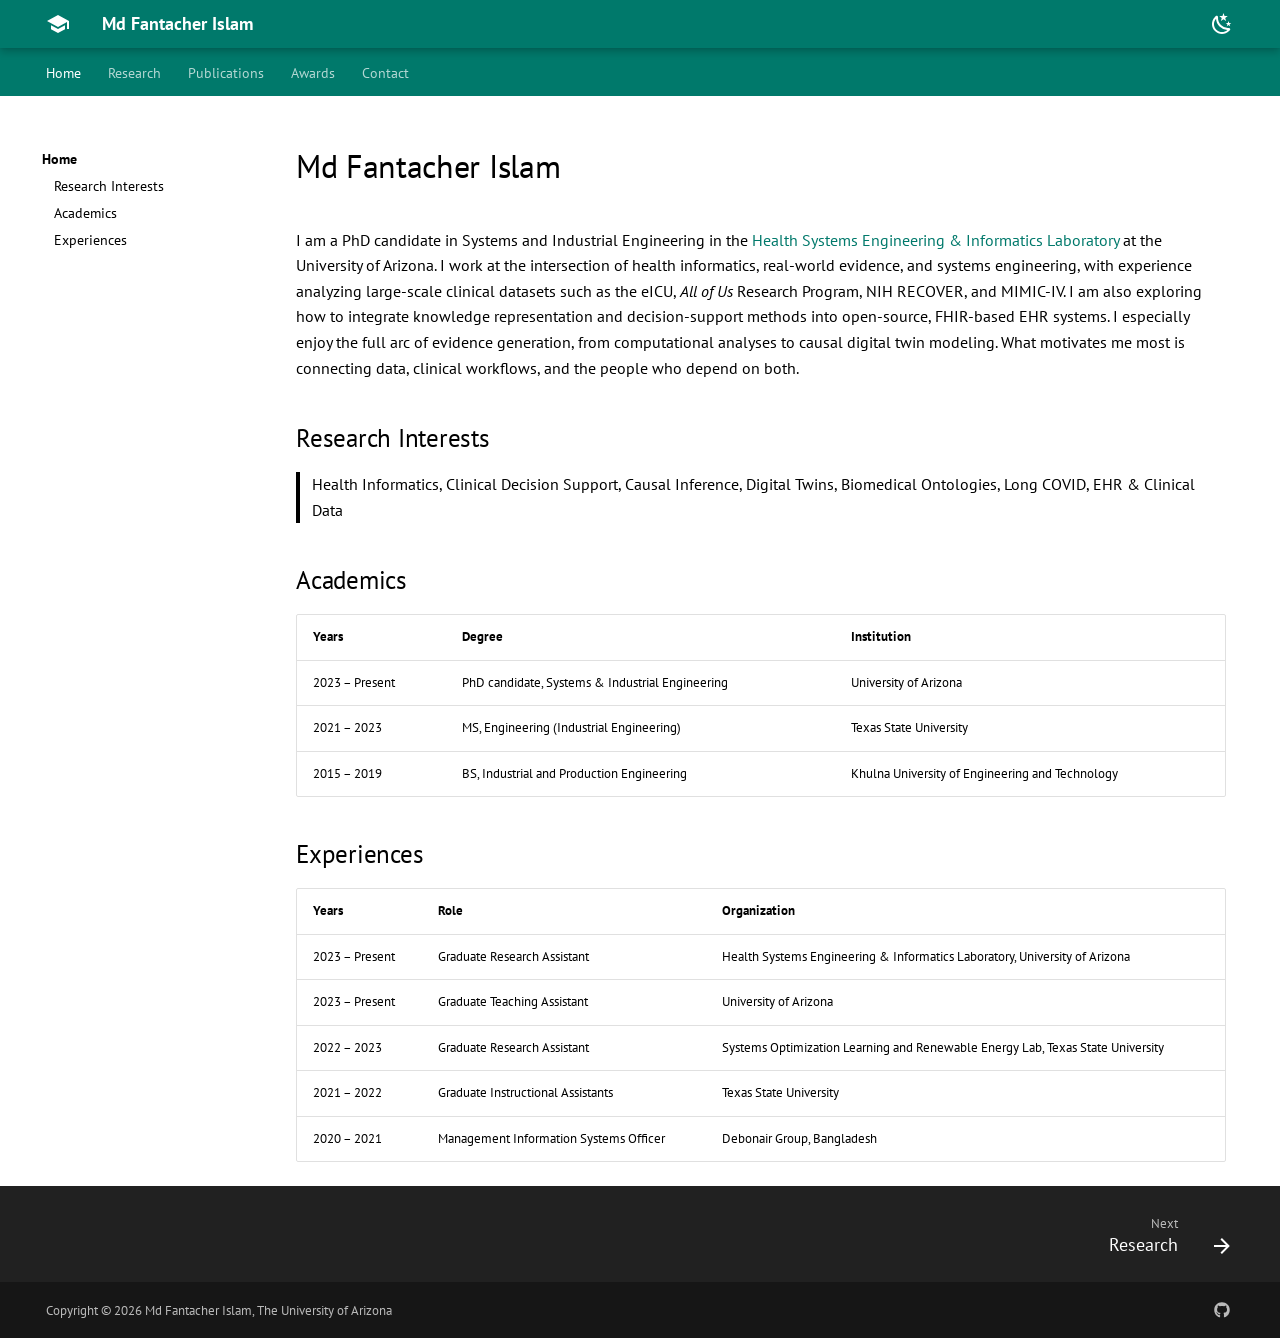
<file: index.html>
<!DOCTYPE html>
<html lang="en" data-md-color-scheme="default">
<head>
  <meta charset="UTF-8">
  <meta name="viewport" content="width=device-width, initial-scale=1">
  <title>Md Fantacher Islam</title>
  <meta name="description" content="Personal website of Md Fantacher Islam, PhD candidate at the University of Arizona, Department of Systems and Industrial Engineering. Research in clinical data science and machine learning.">
  <meta name="author" content="Md Fantacher Islam">

  <link rel="preconnect" href="https://fonts.googleapis.com">
  <link rel="preconnect" href="https://fonts.gstatic.com" crossorigin>
  <link href="https://fonts.googleapis.com/css2?family=PT+Sans:ital,wght@0,400;0,700;1,400;1,700&family=Roboto+Mono:wght@400;700&display=swap" rel="stylesheet">
  <link rel="stylesheet" href="/style.css">
  <script>try{var s=localStorage.getItem('md-color-scheme');if(s)document.documentElement.setAttribute('data-md-color-scheme',s)}catch(e){}</script>
</head>
<body>
  <input class="md-toggle" type="checkbox" id="__drawer" autocomplete="off">
  <label class="md-overlay" for="__drawer"></label>
  <a href="#content" class="md-skip">Skip to content</a>

  <header class="md-header">
    <nav class="md-header__inner md-grid" aria-label="Header">
      <a href="/" class="md-header__button md-logo" title="Md Fantacher Islam" aria-label="Md Fantacher Islam"><svg xmlns="http://www.w3.org/2000/svg" viewBox="0 0 24 24"><path d="M12 3 1 9l11 6 9-4.91V17h2V9M5 13.18v4L12 21l7-3.82v-4L12 17z"/></svg></a>
      <label class="md-header__button md-icon md-header__menu" for="__drawer" aria-label="Open navigation"><svg xmlns="http://www.w3.org/2000/svg" viewBox="0 0 24 24"><path d="M3 6h18v2H3zm0 5h18v2H3zm0 5h18v2H3z"/></svg></label>
      <div class="md-header__title">
        <div class="md-header__ellipsis">
          <div class="md-header__topic"><span class="md-ellipsis">Md Fantacher Islam</span></div>
          <div class="md-header__topic md-header__topic--page"><span class="md-ellipsis">Md Fantacher Islam</span></div>
        </div>
      </div>
      <button type="button" class="md-header__button md-icon md-palette" aria-label="Switch color scheme">
        <span class="md-palette__dark" title="Dark mode"><svg xmlns="http://www.w3.org/2000/svg" viewBox="0 0 24 24"><path d="m17.75 4.09-2.53 1.94.91 3.06-2.63-1.81-2.63 1.81.91-3.06-2.53-1.94L12.44 4l1.06-3 1.06 3zm3.5 6.91-1.64 1.25.59 1.98-1.7-1.17-1.7 1.17.59-1.98L15.75 11l2.06-.05L18.5 9l.69 1.95zm-2.28 4.95c.83-.08 1.72 1.1 1.19 1.85-.32.45-.66.87-1.08 1.27C15.17 23 8.84 23 4.94 19.07c-3.91-3.9-3.91-10.24 0-14.14.4-.4.82-.76 1.27-1.08.75-.53 1.93.36 1.85 1.19-.27 2.86.69 5.83 2.89 8.02a9.96 9.96 0 0 0 8.02 2.89m-1.64 2.02a12.08 12.08 0 0 1-7.8-3.47c-2.17-2.19-3.33-5-3.49-7.82-2.81 3.14-2.7 7.96.31 10.98 3.02 3.01 7.84 3.12 10.98.31"/></svg></span>
        <span class="md-palette__light" title="Light mode"><svg xmlns="http://www.w3.org/2000/svg" viewBox="0 0 24 24"><path d="M12 7a5 5 0 0 1 5 5 5 5 0 0 1-5 5 5 5 0 0 1-5-5 5 5 0 0 1 5-5m0 2a3 3 0 0 0-3 3 3 3 0 0 0 3 3 3 3 0 0 0 3-3 3 3 0 0 0-3-3m0-7 2.39 3.42C13.65 5.15 12.84 5 12 5s-1.65.15-2.39.42zM3.34 7l4.16-.35A7.2 7.2 0 0 0 5.94 8.5c-.44.74-.69 1.5-.83 2.29zm.02 10 1.76-3.77a7.131 7.131 0 0 0 2.38 4.14zM20.65 7l-1.77 3.79a7.02 7.02 0 0 0-2.38-4.15zm-.01 10-4.14.36c.59-.51 1.12-1.14 1.54-1.86.42-.73.69-1.5.83-2.29zM12 22l-2.41-3.44c.74.27 1.55.44 2.41.44.82 0 1.63-.17 2.37-.44z"/></svg></span>
      </button>
    </nav>
  </header>
  <nav class="md-tabs" aria-label="Tabs">
    <div class="md-grid">
      <ul class="md-tabs__list">
        <li class="md-tabs__item md-tabs__item--active">
          <a href="/" class="md-tabs__link">Home</a>
        </li>
        <li class="md-tabs__item">
          <a href="/research" class="md-tabs__link">Research</a>
        </li>
        <li class="md-tabs__item">
          <a href="/publications" class="md-tabs__link">Publications</a>
        </li>
        <li class="md-tabs__item">
          <a href="/awards" class="md-tabs__link">Awards</a>
        </li>
        <li class="md-tabs__item">
          <a href="/contact" class="md-tabs__link">Contact</a>
        </li>
      </ul>
    </div>
  </nav>

  <div class="md-container">
    <main class="md-main">
      <div class="md-main__inner md-grid">
        <div class="md-sidebar md-sidebar--primary">
          <div class="md-sidebar__inner">
            <nav class="md-nav md-nav--primary" aria-label="Navigation">
              <label class="md-nav__title" for="__drawer">
                <span class="md-nav__button md-logo"><svg xmlns="http://www.w3.org/2000/svg" viewBox="0 0 24 24"><path d="M12 3 1 9l11 6 9-4.91V17h2V9M5 13.18v4L12 21l7-3.82v-4L12 17z"/></svg></span>
                Md Fantacher Islam
              </label>
              <ul class="md-nav__list">
                <li class="md-nav__item md-nav__item--active">
                  <a href="/" class="md-nav__link md-nav__link--active">Home</a>
                  <nav class="md-nav md-nav--secondary" aria-label="Table of contents">
                    <ul class="md-nav__list">
                      <li class="md-nav__item">
                        <a href="#research-interests" class="md-nav__link">Research Interests</a>
                      </li>
                      <li class="md-nav__item">
                        <a href="#academics" class="md-nav__link">Academics</a>
                      </li>
                      <li class="md-nav__item">
                        <a href="#experiences" class="md-nav__link">Experiences</a>
                      </li>
                    </ul>
                  </nav>
                </li>
                <li class="md-nav__item">
                  <a href="/research" class="md-nav__link">Research</a>
                </li>
                <li class="md-nav__item">
                  <a href="/publications" class="md-nav__link">Publications</a>
                </li>
                <li class="md-nav__item">
                  <a href="/awards" class="md-nav__link">Awards</a>
                </li>
                <li class="md-nav__item">
                  <a href="/contact" class="md-nav__link">Contact</a>
                </li>
              </ul>
            </nav>
          </div>
        </div>
        <div class="md-content" id="content">
          <article class="md-content__inner md-typeset">
          <h1 id="md-fantacher-islam">Md Fantacher Islam</h1>
          <p>I am a PhD candidate in Systems and Industrial Engineering in the <a href="https://healthseil.github.io/" target="_blank" rel="noopener">Health Systems Engineering &amp; Informatics Laboratory</a> at the University of Arizona. I work at the intersection of health informatics, real-world evidence, and systems engineering, with experience analyzing large-scale clinical datasets such as the eICU, <em>All of Us</em> Research Program, NIH RECOVER, and MIMIC-IV. I am also exploring how to integrate knowledge representation and decision-support methods into open-source, FHIR-based EHR systems. I especially enjoy the full arc of evidence generation, from computational analyses to causal digital twin modeling. What motivates me most is connecting data, clinical workflows, and the people who depend on both.</p>

          <h2 id="research-interests">Research Interests</h2>
          <blockquote>
          <p>Health Informatics, Clinical Decision Support, Causal Inference, Digital Twins, Biomedical Ontologies, Long COVID, EHR &amp; Clinical Data</p>
          </blockquote>

          <h2 id="academics">Academics</h2>
          <div class="md-typeset__table">
          <table>
          <thead>
          <tr><th>Years</th><th>Degree</th><th>Institution</th></tr>
          </thead>
          <tbody>
          <tr><td>2023 – Present</td><td>PhD candidate, Systems &amp; Industrial Engineering</td><td>University of Arizona</td></tr>
          <tr><td>2021 – 2023</td><td>MS, Engineering (Industrial Engineering)</td><td>Texas State University</td></tr>
          <tr><td>2015 – 2019</td><td>BS, Industrial and Production Engineering</td><td>Khulna University of Engineering and Technology</td></tr>
          </tbody>
          </table>
          </div>

          <h2 id="experiences">Experiences</h2>
          <div class="md-typeset__table">
          <table>
          <thead>
          <tr><th>Years</th><th>Role</th><th>Organization</th></tr>
          </thead>
          <tbody>
          <tr><td>2023 – Present</td><td>Graduate Research Assistant</td><td>Health Systems Engineering &amp; Informatics Laboratory, University of Arizona</td></tr>
          <tr><td>2023 – Present</td><td>Graduate Teaching Assistant</td><td>University of Arizona</td></tr>
          <tr><td>2022 – 2023</td><td>Graduate Research Assistant</td><td>Systems Optimization Learning and Renewable Energy Lab, Texas State University</td></tr>
          <tr><td>2021 – 2022</td><td>Graduate Instructional Assistants</td><td>Texas State University</td></tr>
          <tr><td>2020 – 2021</td><td>Management Information Systems Officer</td><td>Debonair Group, Bangladesh</td></tr>
          </tbody>
          </table>
          </div>
          </article>
        </div>
      </div>
    </main>

    <footer class="md-footer">
      <nav class="md-footer__inner md-grid" aria-label="Footer">
      <a href="/research" class="md-footer__link md-footer__link--next" aria-label="Next: Research">
        <div class="md-footer__title">
          <span class="md-footer__direction">Next</span>
          <div class="md-ellipsis">Research</div>
        </div>
        <div class="md-footer__button md-icon"><svg xmlns="http://www.w3.org/2000/svg" viewBox="0 0 24 24"><path d="M4 11v2h12l-5.5 5.5 1.42 1.42L19.84 12l-7.92-7.92L10.5 5.5 16 11z"/></svg></div>
      </a>
      </nav>
      <div class="md-footer-meta">
        <div class="md-footer-meta__inner md-grid">
          <div class="md-copyright">
            <div class="md-copyright__highlight">Copyright &copy; 2026 Md Fantacher Islam, The University of Arizona</div>
          </div>
          <div class="md-social">
            <a href="https://github.com/fantacherjoy" target="_blank" rel="noopener" title="github.com" class="md-social__link"><svg xmlns="http://www.w3.org/2000/svg" viewBox="0 0 512 512"><path d="M173.9 397.4c0 2-2.3 3.6-5.2 3.6-3.3.3-5.6-1.3-5.6-3.6 0-2 2.3-3.6 5.2-3.6 3-.3 5.6 1.3 5.6 3.6m-31.1-4.5c-.7 2 1.3 4.3 4.3 4.9 2.6 1 5.6 0 6.2-2s-1.3-4.3-4.3-5.2c-2.6-.7-5.5.3-6.2 2.3m44.2-1.7c-2.9.7-4.9 2.6-4.6 4.9.3 2 2.9 3.3 5.9 2.6 2.9-.7 4.9-2.6 4.6-4.6-.3-1.9-3-3.2-5.9-2.9M252.8 8C114.1 8 8 113.3 8 252c0 110.9 69.8 205.8 169.5 239.2 12.8 2.3 17.3-5.6 17.3-12.1 0-6.2-.3-40.4-.3-61.4 0 0-70 15-84.7-29.8 0 0-11.4-29.1-27.8-36.6 0 0-22.9-15.7 1.6-15.4 0 0 24.9 2 38.6 25.8 21.9 38.6 58.6 27.5 72.9 20.9 2.3-16 8.8-27.1 16-33.7-55.9-6.2-112.3-14.3-112.3-110.5 0-27.5 7.6-41.3 23.6-58.9-2.6-6.5-11.1-33.3 2.6-67.9 20.9-6.5 69 27 69 27 20-5.6 41.5-8.5 62.8-8.5s42.8 2.9 62.8 8.5c0 0 48.1-33.6 69-27 13.7 34.7 5.2 61.4 2.6 67.9 16 17.7 25.8 31.5 25.8 58.9 0 96.5-58.9 104.2-114.8 110.5 9.2 7.9 17 22.9 17 46.4 0 33.7-.3 75.4-.3 83.6 0 6.5 4.6 14.4 17.3 12.1C436.2 457.8 504 362.9 504 252 504 113.3 391.5 8 252.8 8M105.2 352.9c-1.3 1-1 3.3.7 5.2 1.6 1.6 3.9 2.3 5.2 1 1.3-1 1-3.3-.7-5.2-1.6-1.6-3.9-2.3-5.2-1m-10.8-8.1c-.7 1.3.3 2.9 2.3 3.9 1.6 1 3.6.7 4.3-.7.7-1.3-.3-2.9-2.3-3.9-2-.6-3.6-.3-4.3.7m32.4 35.6c-1.6 1.3-1 4.3 1.3 6.2 2.3 2.3 5.2 2.6 6.5 1 1.3-1.3.7-4.3-1.3-6.2-2.2-2.3-5.2-2.6-6.5-1m-11.4-14.7c-1.6 1-1.6 3.6 0 5.9s4.3 3.3 5.6 2.3c1.6-1.3 1.6-3.9 0-6.2-1.4-2.3-4-3.3-5.6-2"/></svg></a>
          </div>
        </div>
      </div>
    </footer>
  </div>

  <script src="/script.js"></script>
</body>
</html>
</file>
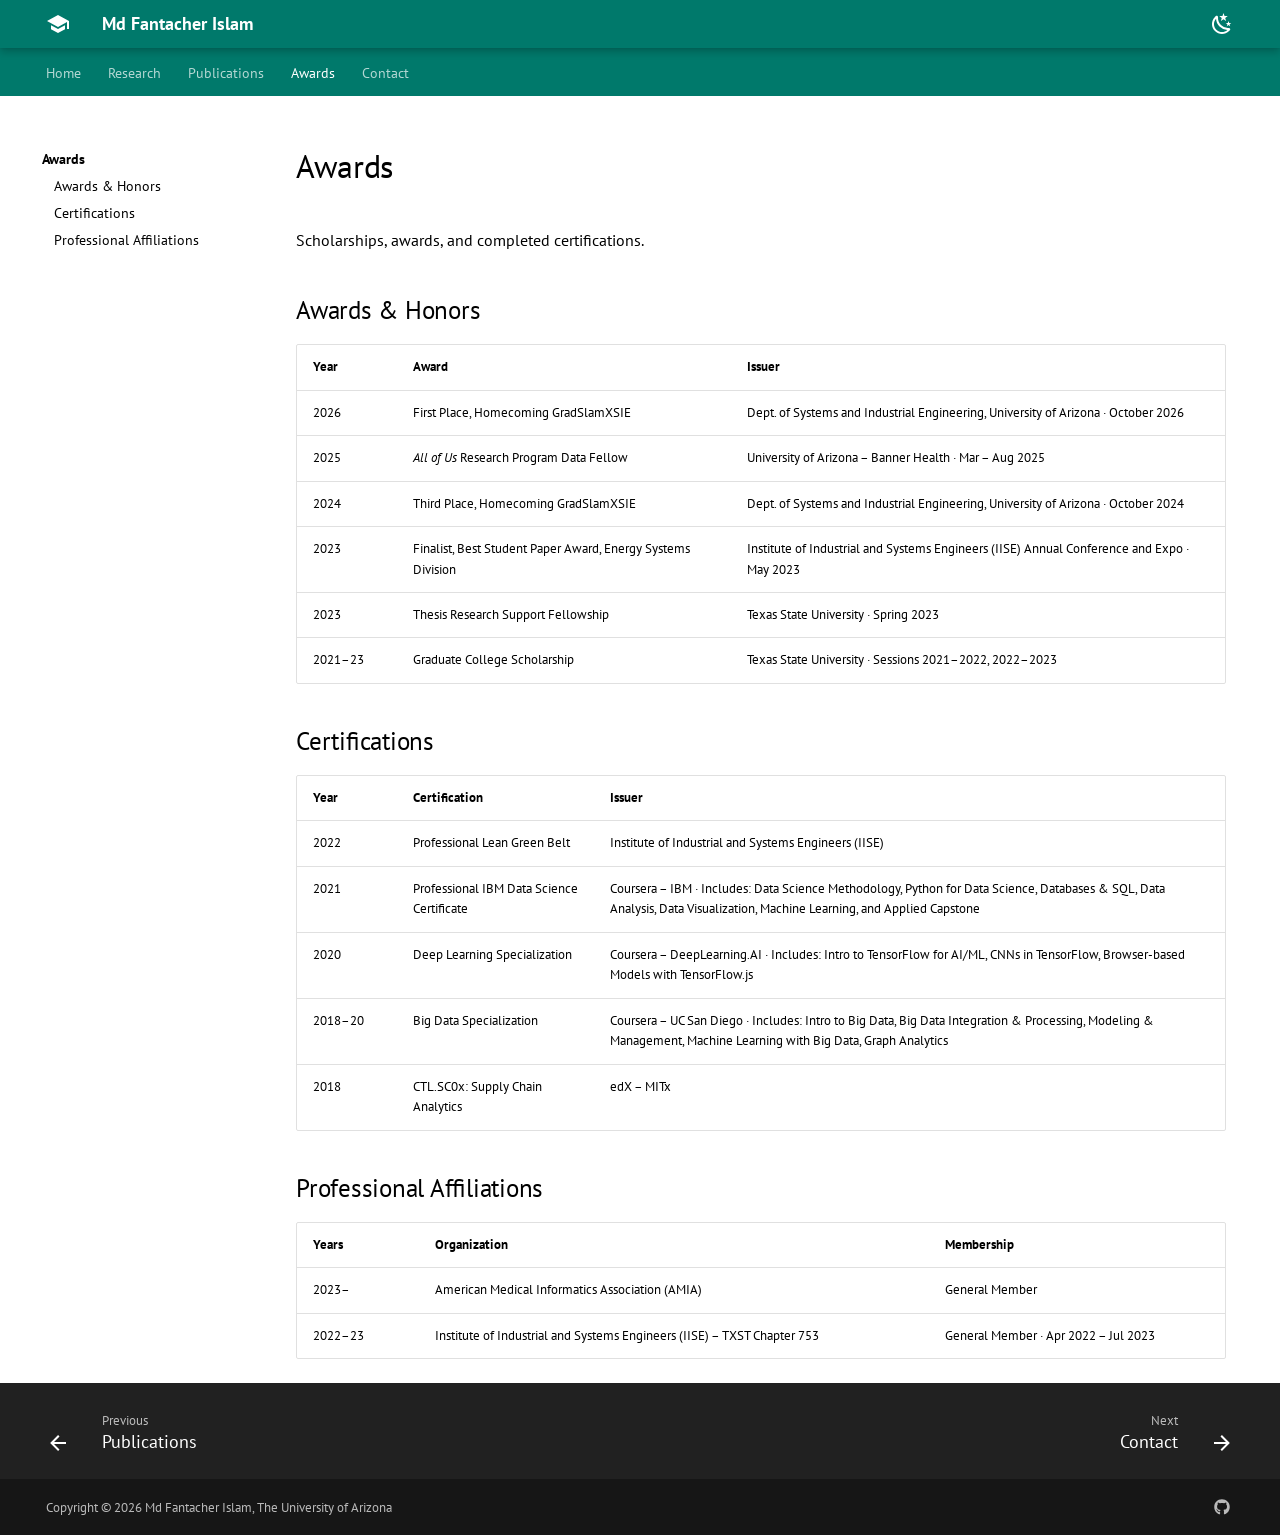
<file: awards.html>
<!DOCTYPE html>
<html lang="en" data-md-color-scheme="default">
<head>
  <meta charset="UTF-8">
  <meta name="viewport" content="width=device-width, initial-scale=1">
  <title>Awards, Md Fantacher Islam</title>
  <meta name="description" content="Awards, certifications, and affiliations of Md Fantacher Islam.">
  <meta name="author" content="Md Fantacher Islam">

  <link rel="preconnect" href="https://fonts.googleapis.com">
  <link rel="preconnect" href="https://fonts.gstatic.com" crossorigin>
  <link href="https://fonts.googleapis.com/css2?family=PT+Sans:ital,wght@0,400;0,700;1,400;1,700&family=Roboto+Mono:wght@400;700&display=swap" rel="stylesheet">
  <link rel="stylesheet" href="/style.css">
  <script>try{var s=localStorage.getItem('md-color-scheme');if(s)document.documentElement.setAttribute('data-md-color-scheme',s)}catch(e){}</script>
</head>
<body>
  <input class="md-toggle" type="checkbox" id="__drawer" autocomplete="off">
  <label class="md-overlay" for="__drawer"></label>
  <a href="#content" class="md-skip">Skip to content</a>

  <header class="md-header">
    <nav class="md-header__inner md-grid" aria-label="Header">
      <a href="/" class="md-header__button md-logo" title="Md Fantacher Islam" aria-label="Md Fantacher Islam"><svg xmlns="http://www.w3.org/2000/svg" viewBox="0 0 24 24"><path d="M12 3 1 9l11 6 9-4.91V17h2V9M5 13.18v4L12 21l7-3.82v-4L12 17z"/></svg></a>
      <label class="md-header__button md-icon md-header__menu" for="__drawer" aria-label="Open navigation"><svg xmlns="http://www.w3.org/2000/svg" viewBox="0 0 24 24"><path d="M3 6h18v2H3zm0 5h18v2H3zm0 5h18v2H3z"/></svg></label>
      <div class="md-header__title">
        <div class="md-header__ellipsis">
          <div class="md-header__topic"><span class="md-ellipsis">Md Fantacher Islam</span></div>
          <div class="md-header__topic md-header__topic--page"><span class="md-ellipsis">Awards</span></div>
        </div>
      </div>
      <button type="button" class="md-header__button md-icon md-palette" aria-label="Switch color scheme">
        <span class="md-palette__dark" title="Dark mode"><svg xmlns="http://www.w3.org/2000/svg" viewBox="0 0 24 24"><path d="m17.75 4.09-2.53 1.94.91 3.06-2.63-1.81-2.63 1.81.91-3.06-2.53-1.94L12.44 4l1.06-3 1.06 3zm3.5 6.91-1.64 1.25.59 1.98-1.7-1.17-1.7 1.17.59-1.98L15.75 11l2.06-.05L18.5 9l.69 1.95zm-2.28 4.95c.83-.08 1.72 1.1 1.19 1.85-.32.45-.66.87-1.08 1.27C15.17 23 8.84 23 4.94 19.07c-3.91-3.9-3.91-10.24 0-14.14.4-.4.82-.76 1.27-1.08.75-.53 1.93.36 1.85 1.19-.27 2.86.69 5.83 2.89 8.02a9.96 9.96 0 0 0 8.02 2.89m-1.64 2.02a12.08 12.08 0 0 1-7.8-3.47c-2.17-2.19-3.33-5-3.49-7.82-2.81 3.14-2.7 7.96.31 10.98 3.02 3.01 7.84 3.12 10.98.31"/></svg></span>
        <span class="md-palette__light" title="Light mode"><svg xmlns="http://www.w3.org/2000/svg" viewBox="0 0 24 24"><path d="M12 7a5 5 0 0 1 5 5 5 5 0 0 1-5 5 5 5 0 0 1-5-5 5 5 0 0 1 5-5m0 2a3 3 0 0 0-3 3 3 3 0 0 0 3 3 3 3 0 0 0 3-3 3 3 0 0 0-3-3m0-7 2.39 3.42C13.65 5.15 12.84 5 12 5s-1.65.15-2.39.42zM3.34 7l4.16-.35A7.2 7.2 0 0 0 5.94 8.5c-.44.74-.69 1.5-.83 2.29zm.02 10 1.76-3.77a7.131 7.131 0 0 0 2.38 4.14zM20.65 7l-1.77 3.79a7.02 7.02 0 0 0-2.38-4.15zm-.01 10-4.14.36c.59-.51 1.12-1.14 1.54-1.86.42-.73.69-1.5.83-2.29zM12 22l-2.41-3.44c.74.27 1.55.44 2.41.44.82 0 1.63-.17 2.37-.44z"/></svg></span>
      </button>
    </nav>
  </header>
  <nav class="md-tabs" aria-label="Tabs">
    <div class="md-grid">
      <ul class="md-tabs__list">
        <li class="md-tabs__item">
          <a href="/" class="md-tabs__link">Home</a>
        </li>
        <li class="md-tabs__item">
          <a href="/research" class="md-tabs__link">Research</a>
        </li>
        <li class="md-tabs__item">
          <a href="/publications" class="md-tabs__link">Publications</a>
        </li>
        <li class="md-tabs__item md-tabs__item--active">
          <a href="/awards" class="md-tabs__link">Awards</a>
        </li>
        <li class="md-tabs__item">
          <a href="/contact" class="md-tabs__link">Contact</a>
        </li>
      </ul>
    </div>
  </nav>

  <div class="md-container">
    <main class="md-main">
      <div class="md-main__inner md-grid">
        <div class="md-sidebar md-sidebar--primary">
          <div class="md-sidebar__inner">
            <nav class="md-nav md-nav--primary" aria-label="Navigation">
              <label class="md-nav__title" for="__drawer">
                <span class="md-nav__button md-logo"><svg xmlns="http://www.w3.org/2000/svg" viewBox="0 0 24 24"><path d="M12 3 1 9l11 6 9-4.91V17h2V9M5 13.18v4L12 21l7-3.82v-4L12 17z"/></svg></span>
                Md Fantacher Islam
              </label>
              <ul class="md-nav__list">
                <li class="md-nav__item">
                  <a href="/" class="md-nav__link">Home</a>
                </li>
                <li class="md-nav__item">
                  <a href="/research" class="md-nav__link">Research</a>
                </li>
                <li class="md-nav__item">
                  <a href="/publications" class="md-nav__link">Publications</a>
                </li>
                <li class="md-nav__item md-nav__item--active">
                  <a href="/awards" class="md-nav__link md-nav__link--active">Awards</a>
                  <nav class="md-nav md-nav--secondary" aria-label="Table of contents">
                    <ul class="md-nav__list">
                      <li class="md-nav__item">
                        <a href="#awards-honors" class="md-nav__link">Awards &amp; Honors</a>
                      </li>
                      <li class="md-nav__item">
                        <a href="#certifications" class="md-nav__link">Certifications</a>
                      </li>
                      <li class="md-nav__item">
                        <a href="#professional-affiliations" class="md-nav__link">Professional Affiliations</a>
                      </li>
                    </ul>
                  </nav>
                </li>
                <li class="md-nav__item">
                  <a href="/contact" class="md-nav__link">Contact</a>
                </li>
              </ul>
            </nav>
          </div>
        </div>
        <div class="md-content" id="content">
          <article class="md-content__inner md-typeset">
          <h1 id="awards">Awards</h1>
          <p>Scholarships, awards, and completed certifications.</p>

          <h2 id="awards-honors">Awards &amp; Honors</h2>
          <div class="md-typeset__table">
          <table>
          <thead>
          <tr><th>Year</th><th>Award</th><th>Issuer</th></tr>
          </thead>
          <tbody>
          <tr><td>2026</td><td>First Place, Homecoming GradSlamXSIE</td><td>Dept. of Systems and Industrial Engineering, University of Arizona · October 2026</td></tr>
          <tr><td>2025</td><td><em>All of Us</em> Research Program Data Fellow</td><td>University of Arizona – Banner Health · Mar – Aug 2025</td></tr>
          <tr><td>2024</td><td>Third Place, Homecoming GradSlamXSIE</td><td>Dept. of Systems and Industrial Engineering, University of Arizona · October 2024</td></tr>
          <tr><td>2023</td><td>Finalist, Best Student Paper Award, Energy Systems Division</td><td>Institute of Industrial and Systems Engineers (IISE) Annual Conference and Expo · May 2023</td></tr>
          <tr><td>2023</td><td>Thesis Research Support Fellowship</td><td>Texas State University · Spring 2023</td></tr>
          <tr><td>2021–23</td><td>Graduate College Scholarship</td><td>Texas State University · Sessions 2021–2022, 2022–2023</td></tr>
          </tbody>
          </table>
          </div>

          <h2 id="certifications">Certifications</h2>
          <div class="md-typeset__table">
          <table>
          <thead>
          <tr><th>Year</th><th>Certification</th><th>Issuer</th></tr>
          </thead>
          <tbody>
          <tr><td>2022</td><td>Professional Lean Green Belt</td><td>Institute of Industrial and Systems Engineers (IISE)</td></tr>
          <tr><td>2021</td><td>Professional IBM Data Science Certificate</td><td>Coursera – IBM · Includes: Data Science Methodology, Python for Data Science, Databases &amp; SQL, Data Analysis, Data Visualization, Machine Learning, and Applied Capstone</td></tr>
          <tr><td>2020</td><td>Deep Learning Specialization</td><td>Coursera – DeepLearning.AI · Includes: Intro to TensorFlow for AI/ML, CNNs in TensorFlow, Browser-based Models with TensorFlow.js</td></tr>
          <tr><td>2018–20</td><td>Big Data Specialization</td><td>Coursera – UC San Diego · Includes: Intro to Big Data, Big Data Integration &amp; Processing, Modeling &amp; Management, Machine Learning with Big Data, Graph Analytics</td></tr>
          <tr><td>2018</td><td>CTL.SC0x: Supply Chain Analytics</td><td>edX – MITx</td></tr>
          </tbody>
          </table>
          </div>

          <h2 id="professional-affiliations">Professional Affiliations</h2>
          <div class="md-typeset__table">
          <table>
          <thead>
          <tr><th>Years</th><th>Organization</th><th>Membership</th></tr>
          </thead>
          <tbody>
          <tr><td>2023–</td><td>American Medical Informatics Association (AMIA)</td><td>General Member</td></tr>
          <tr><td>2022–23</td><td>Institute of Industrial and Systems Engineers (IISE) – TXST Chapter 753</td><td>General Member · Apr 2022 – Jul 2023</td></tr>
          </tbody>
          </table>
          </div>
          </article>
        </div>
      </div>
    </main>

    <footer class="md-footer">
      <nav class="md-footer__inner md-grid" aria-label="Footer">
      <a href="/publications" class="md-footer__link md-footer__link--prev" aria-label="Previous: Publications">
        <div class="md-footer__button md-icon"><svg xmlns="http://www.w3.org/2000/svg" viewBox="0 0 24 24"><path d="M20 11v2H8l5.5 5.5-1.42 1.42L4.16 12l7.92-7.92L13.5 5.5 8 11z"/></svg></div>
        <div class="md-footer__title">
          <span class="md-footer__direction">Previous</span>
          <div class="md-ellipsis">Publications</div>
        </div>
      </a>
      <a href="/contact" class="md-footer__link md-footer__link--next" aria-label="Next: Contact">
        <div class="md-footer__title">
          <span class="md-footer__direction">Next</span>
          <div class="md-ellipsis">Contact</div>
        </div>
        <div class="md-footer__button md-icon"><svg xmlns="http://www.w3.org/2000/svg" viewBox="0 0 24 24"><path d="M4 11v2h12l-5.5 5.5 1.42 1.42L19.84 12l-7.92-7.92L10.5 5.5 16 11z"/></svg></div>
      </a>
      </nav>
      <div class="md-footer-meta">
        <div class="md-footer-meta__inner md-grid">
          <div class="md-copyright">
            <div class="md-copyright__highlight">Copyright &copy; 2026 Md Fantacher Islam, The University of Arizona</div>
          </div>
          <div class="md-social">
            <a href="https://github.com/fantacherjoy" target="_blank" rel="noopener" title="github.com" class="md-social__link"><svg xmlns="http://www.w3.org/2000/svg" viewBox="0 0 512 512"><path d="M173.9 397.4c0 2-2.3 3.6-5.2 3.6-3.3.3-5.6-1.3-5.6-3.6 0-2 2.3-3.6 5.2-3.6 3-.3 5.6 1.3 5.6 3.6m-31.1-4.5c-.7 2 1.3 4.3 4.3 4.9 2.6 1 5.6 0 6.2-2s-1.3-4.3-4.3-5.2c-2.6-.7-5.5.3-6.2 2.3m44.2-1.7c-2.9.7-4.9 2.6-4.6 4.9.3 2 2.9 3.3 5.9 2.6 2.9-.7 4.9-2.6 4.6-4.6-.3-1.9-3-3.2-5.9-2.9M252.8 8C114.1 8 8 113.3 8 252c0 110.9 69.8 205.8 169.5 239.2 12.8 2.3 17.3-5.6 17.3-12.1 0-6.2-.3-40.4-.3-61.4 0 0-70 15-84.7-29.8 0 0-11.4-29.1-27.8-36.6 0 0-22.9-15.7 1.6-15.4 0 0 24.9 2 38.6 25.8 21.9 38.6 58.6 27.5 72.9 20.9 2.3-16 8.8-27.1 16-33.7-55.9-6.2-112.3-14.3-112.3-110.5 0-27.5 7.6-41.3 23.6-58.9-2.6-6.5-11.1-33.3 2.6-67.9 20.9-6.5 69 27 69 27 20-5.6 41.5-8.5 62.8-8.5s42.8 2.9 62.8 8.5c0 0 48.1-33.6 69-27 13.7 34.7 5.2 61.4 2.6 67.9 16 17.7 25.8 31.5 25.8 58.9 0 96.5-58.9 104.2-114.8 110.5 9.2 7.9 17 22.9 17 46.4 0 33.7-.3 75.4-.3 83.6 0 6.5 4.6 14.4 17.3 12.1C436.2 457.8 504 362.9 504 252 504 113.3 391.5 8 252.8 8M105.2 352.9c-1.3 1-1 3.3.7 5.2 1.6 1.6 3.9 2.3 5.2 1 1.3-1 1-3.3-.7-5.2-1.6-1.6-3.9-2.3-5.2-1m-10.8-8.1c-.7 1.3.3 2.9 2.3 3.9 1.6 1 3.6.7 4.3-.7.7-1.3-.3-2.9-2.3-3.9-2-.6-3.6-.3-4.3.7m32.4 35.6c-1.6 1.3-1 4.3 1.3 6.2 2.3 2.3 5.2 2.6 6.5 1 1.3-1.3.7-4.3-1.3-6.2-2.2-2.3-5.2-2.6-6.5-1m-11.4-14.7c-1.6 1-1.6 3.6 0 5.9s4.3 3.3 5.6 2.3c1.6-1.3 1.6-3.9 0-6.2-1.4-2.3-4-3.3-5.6-2"/></svg></a>
          </div>
        </div>
      </div>
    </footer>
  </div>

  <script src="/script.js"></script>
</body>
</html>
</file>
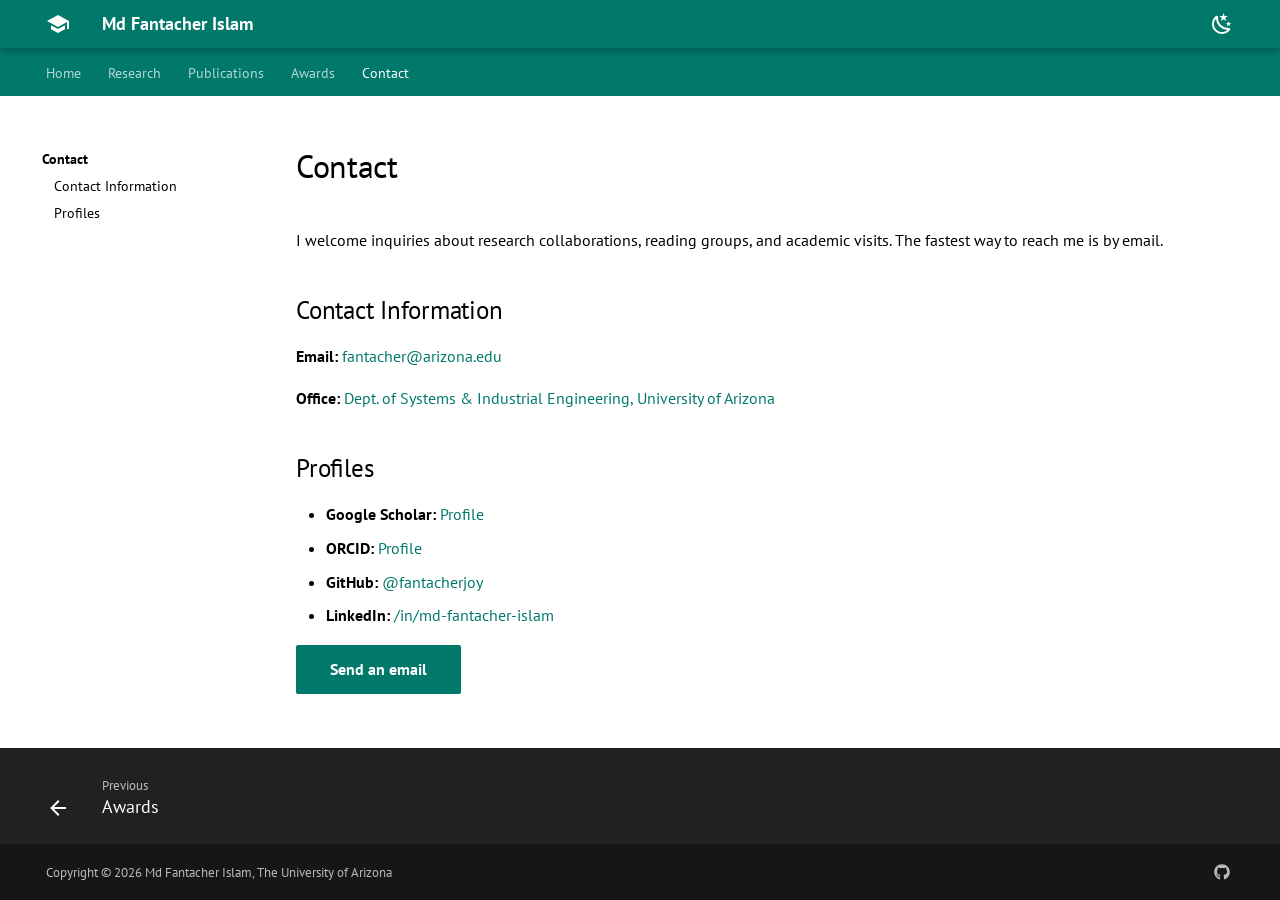
<file: contact.html>
<!DOCTYPE html>
<html lang="en" data-md-color-scheme="default">
<head>
  <meta charset="UTF-8">
  <meta name="viewport" content="width=device-width, initial-scale=1">
  <title>Contact, Md Fantacher Islam</title>
  <meta name="description" content="Contact information for Md Fantacher Islam.">
  <meta name="author" content="Md Fantacher Islam">

  <link rel="preconnect" href="https://fonts.googleapis.com">
  <link rel="preconnect" href="https://fonts.gstatic.com" crossorigin>
  <link href="https://fonts.googleapis.com/css2?family=PT+Sans:ital,wght@0,400;0,700;1,400;1,700&family=Roboto+Mono:wght@400;700&display=swap" rel="stylesheet">
  <link rel="stylesheet" href="/style.css">
  <script>try{var s=localStorage.getItem('md-color-scheme');if(s)document.documentElement.setAttribute('data-md-color-scheme',s)}catch(e){}</script>
</head>
<body>
  <input class="md-toggle" type="checkbox" id="__drawer" autocomplete="off">
  <label class="md-overlay" for="__drawer"></label>
  <a href="#content" class="md-skip">Skip to content</a>

  <header class="md-header">
    <nav class="md-header__inner md-grid" aria-label="Header">
      <a href="/" class="md-header__button md-logo" title="Md Fantacher Islam" aria-label="Md Fantacher Islam"><svg xmlns="http://www.w3.org/2000/svg" viewBox="0 0 24 24"><path d="M12 3 1 9l11 6 9-4.91V17h2V9M5 13.18v4L12 21l7-3.82v-4L12 17z"/></svg></a>
      <label class="md-header__button md-icon md-header__menu" for="__drawer" aria-label="Open navigation"><svg xmlns="http://www.w3.org/2000/svg" viewBox="0 0 24 24"><path d="M3 6h18v2H3zm0 5h18v2H3zm0 5h18v2H3z"/></svg></label>
      <div class="md-header__title">
        <div class="md-header__ellipsis">
          <div class="md-header__topic"><span class="md-ellipsis">Md Fantacher Islam</span></div>
          <div class="md-header__topic md-header__topic--page"><span class="md-ellipsis">Contact</span></div>
        </div>
      </div>
      <button type="button" class="md-header__button md-icon md-palette" aria-label="Switch color scheme">
        <span class="md-palette__dark" title="Dark mode"><svg xmlns="http://www.w3.org/2000/svg" viewBox="0 0 24 24"><path d="m17.75 4.09-2.53 1.94.91 3.06-2.63-1.81-2.63 1.81.91-3.06-2.53-1.94L12.44 4l1.06-3 1.06 3zm3.5 6.91-1.64 1.25.59 1.98-1.7-1.17-1.7 1.17.59-1.98L15.75 11l2.06-.05L18.5 9l.69 1.95zm-2.28 4.95c.83-.08 1.72 1.1 1.19 1.85-.32.45-.66.87-1.08 1.27C15.17 23 8.84 23 4.94 19.07c-3.91-3.9-3.91-10.24 0-14.14.4-.4.82-.76 1.27-1.08.75-.53 1.93.36 1.85 1.19-.27 2.86.69 5.83 2.89 8.02a9.96 9.96 0 0 0 8.02 2.89m-1.64 2.02a12.08 12.08 0 0 1-7.8-3.47c-2.17-2.19-3.33-5-3.49-7.82-2.81 3.14-2.7 7.96.31 10.98 3.02 3.01 7.84 3.12 10.98.31"/></svg></span>
        <span class="md-palette__light" title="Light mode"><svg xmlns="http://www.w3.org/2000/svg" viewBox="0 0 24 24"><path d="M12 7a5 5 0 0 1 5 5 5 5 0 0 1-5 5 5 5 0 0 1-5-5 5 5 0 0 1 5-5m0 2a3 3 0 0 0-3 3 3 3 0 0 0 3 3 3 3 0 0 0 3-3 3 3 0 0 0-3-3m0-7 2.39 3.42C13.65 5.15 12.84 5 12 5s-1.65.15-2.39.42zM3.34 7l4.16-.35A7.2 7.2 0 0 0 5.94 8.5c-.44.74-.69 1.5-.83 2.29zm.02 10 1.76-3.77a7.131 7.131 0 0 0 2.38 4.14zM20.65 7l-1.77 3.79a7.02 7.02 0 0 0-2.38-4.15zm-.01 10-4.14.36c.59-.51 1.12-1.14 1.54-1.86.42-.73.69-1.5.83-2.29zM12 22l-2.41-3.44c.74.27 1.55.44 2.41.44.82 0 1.63-.17 2.37-.44z"/></svg></span>
      </button>
    </nav>
  </header>
  <nav class="md-tabs" aria-label="Tabs">
    <div class="md-grid">
      <ul class="md-tabs__list">
        <li class="md-tabs__item">
          <a href="/" class="md-tabs__link">Home</a>
        </li>
        <li class="md-tabs__item">
          <a href="/research" class="md-tabs__link">Research</a>
        </li>
        <li class="md-tabs__item">
          <a href="/publications" class="md-tabs__link">Publications</a>
        </li>
        <li class="md-tabs__item">
          <a href="/awards" class="md-tabs__link">Awards</a>
        </li>
        <li class="md-tabs__item md-tabs__item--active">
          <a href="/contact" class="md-tabs__link">Contact</a>
        </li>
      </ul>
    </div>
  </nav>

  <div class="md-container">
    <main class="md-main">
      <div class="md-main__inner md-grid">
        <div class="md-sidebar md-sidebar--primary">
          <div class="md-sidebar__inner">
            <nav class="md-nav md-nav--primary" aria-label="Navigation">
              <label class="md-nav__title" for="__drawer">
                <span class="md-nav__button md-logo"><svg xmlns="http://www.w3.org/2000/svg" viewBox="0 0 24 24"><path d="M12 3 1 9l11 6 9-4.91V17h2V9M5 13.18v4L12 21l7-3.82v-4L12 17z"/></svg></span>
                Md Fantacher Islam
              </label>
              <ul class="md-nav__list">
                <li class="md-nav__item">
                  <a href="/" class="md-nav__link">Home</a>
                </li>
                <li class="md-nav__item">
                  <a href="/research" class="md-nav__link">Research</a>
                </li>
                <li class="md-nav__item">
                  <a href="/publications" class="md-nav__link">Publications</a>
                </li>
                <li class="md-nav__item">
                  <a href="/awards" class="md-nav__link">Awards</a>
                </li>
                <li class="md-nav__item md-nav__item--active">
                  <a href="/contact" class="md-nav__link md-nav__link--active">Contact</a>
                  <nav class="md-nav md-nav--secondary" aria-label="Table of contents">
                    <ul class="md-nav__list">
                      <li class="md-nav__item">
                        <a href="#contact-information" class="md-nav__link">Contact Information</a>
                      </li>
                      <li class="md-nav__item">
                        <a href="#profiles" class="md-nav__link">Profiles</a>
                      </li>
                    </ul>
                  </nav>
                </li>
              </ul>
            </nav>
          </div>
        </div>
        <div class="md-content" id="content">
          <article class="md-content__inner md-typeset">
          <h1 id="contact">Contact</h1>
          <p>I welcome inquiries about research collaborations, reading groups, and academic visits. The fastest way to reach me is by email.</p>

          <h2 id="contact-information">Contact Information</h2>
          <p><strong>Email:</strong> <a href="mailto:fantacher@arizona.edu">fantacher@arizona.edu</a></p>
          <p><strong>Office:</strong> <a href="https://sie.engineering.arizona.edu/" target="_blank" rel="noopener">Dept. of Systems &amp; Industrial Engineering, University of Arizona</a></p>

          <h2 id="profiles">Profiles</h2>
          <ul>
          <li><strong>Google Scholar:</strong> <a href="https://scholar.google.com/citations?user=7WrB3AcAAAAJ&amp;hl=en" target="_blank" rel="noopener">Profile</a></li>
          <li><strong>ORCID:</strong> <a href="https://orcid.org/0000-0002-0524-4587" target="_blank" rel="noopener">Profile</a></li>
          <li><strong>GitHub:</strong> <a href="https://github.com/fantacherjoy" target="_blank" rel="noopener">@fantacherjoy</a></li>
          <li><strong>LinkedIn:</strong> <a href="https://www.linkedin.com/in/md-fantacher-islam-b4401213b" target="_blank" rel="noopener">/in/md-fantacher-islam</a></li>
          </ul>
          <p><a class="md-button md-button--primary" href="mailto:fantacher@arizona.edu">Send an email</a></p>
          </article>
        </div>
      </div>
    </main>

    <footer class="md-footer">
      <nav class="md-footer__inner md-grid" aria-label="Footer">
      <a href="/awards" class="md-footer__link md-footer__link--prev" aria-label="Previous: Awards">
        <div class="md-footer__button md-icon"><svg xmlns="http://www.w3.org/2000/svg" viewBox="0 0 24 24"><path d="M20 11v2H8l5.5 5.5-1.42 1.42L4.16 12l7.92-7.92L13.5 5.5 8 11z"/></svg></div>
        <div class="md-footer__title">
          <span class="md-footer__direction">Previous</span>
          <div class="md-ellipsis">Awards</div>
        </div>
      </a>
      </nav>
      <div class="md-footer-meta">
        <div class="md-footer-meta__inner md-grid">
          <div class="md-copyright">
            <div class="md-copyright__highlight">Copyright &copy; 2026 Md Fantacher Islam, The University of Arizona</div>
          </div>
          <div class="md-social">
            <a href="https://github.com/fantacherjoy" target="_blank" rel="noopener" title="github.com" class="md-social__link"><svg xmlns="http://www.w3.org/2000/svg" viewBox="0 0 512 512"><path d="M173.9 397.4c0 2-2.3 3.6-5.2 3.6-3.3.3-5.6-1.3-5.6-3.6 0-2 2.3-3.6 5.2-3.6 3-.3 5.6 1.3 5.6 3.6m-31.1-4.5c-.7 2 1.3 4.3 4.3 4.9 2.6 1 5.6 0 6.2-2s-1.3-4.3-4.3-5.2c-2.6-.7-5.5.3-6.2 2.3m44.2-1.7c-2.9.7-4.9 2.6-4.6 4.9.3 2 2.9 3.3 5.9 2.6 2.9-.7 4.9-2.6 4.6-4.6-.3-1.9-3-3.2-5.9-2.9M252.8 8C114.1 8 8 113.3 8 252c0 110.9 69.8 205.8 169.5 239.2 12.8 2.3 17.3-5.6 17.3-12.1 0-6.2-.3-40.4-.3-61.4 0 0-70 15-84.7-29.8 0 0-11.4-29.1-27.8-36.6 0 0-22.9-15.7 1.6-15.4 0 0 24.9 2 38.6 25.8 21.9 38.6 58.6 27.5 72.9 20.9 2.3-16 8.8-27.1 16-33.7-55.9-6.2-112.3-14.3-112.3-110.5 0-27.5 7.6-41.3 23.6-58.9-2.6-6.5-11.1-33.3 2.6-67.9 20.9-6.5 69 27 69 27 20-5.6 41.5-8.5 62.8-8.5s42.8 2.9 62.8 8.5c0 0 48.1-33.6 69-27 13.7 34.7 5.2 61.4 2.6 67.9 16 17.7 25.8 31.5 25.8 58.9 0 96.5-58.9 104.2-114.8 110.5 9.2 7.9 17 22.9 17 46.4 0 33.7-.3 75.4-.3 83.6 0 6.5 4.6 14.4 17.3 12.1C436.2 457.8 504 362.9 504 252 504 113.3 391.5 8 252.8 8M105.2 352.9c-1.3 1-1 3.3.7 5.2 1.6 1.6 3.9 2.3 5.2 1 1.3-1 1-3.3-.7-5.2-1.6-1.6-3.9-2.3-5.2-1m-10.8-8.1c-.7 1.3.3 2.9 2.3 3.9 1.6 1 3.6.7 4.3-.7.7-1.3-.3-2.9-2.3-3.9-2-.6-3.6-.3-4.3.7m32.4 35.6c-1.6 1.3-1 4.3 1.3 6.2 2.3 2.3 5.2 2.6 6.5 1 1.3-1.3.7-4.3-1.3-6.2-2.2-2.3-5.2-2.6-6.5-1m-11.4-14.7c-1.6 1-1.6 3.6 0 5.9s4.3 3.3 5.6 2.3c1.6-1.3 1.6-3.9 0-6.2-1.4-2.3-4-3.3-5.6-2"/></svg></a>
          </div>
        </div>
      </div>
    </footer>
  </div>

  <script src="/script.js"></script>
</body>
</html>
</file>
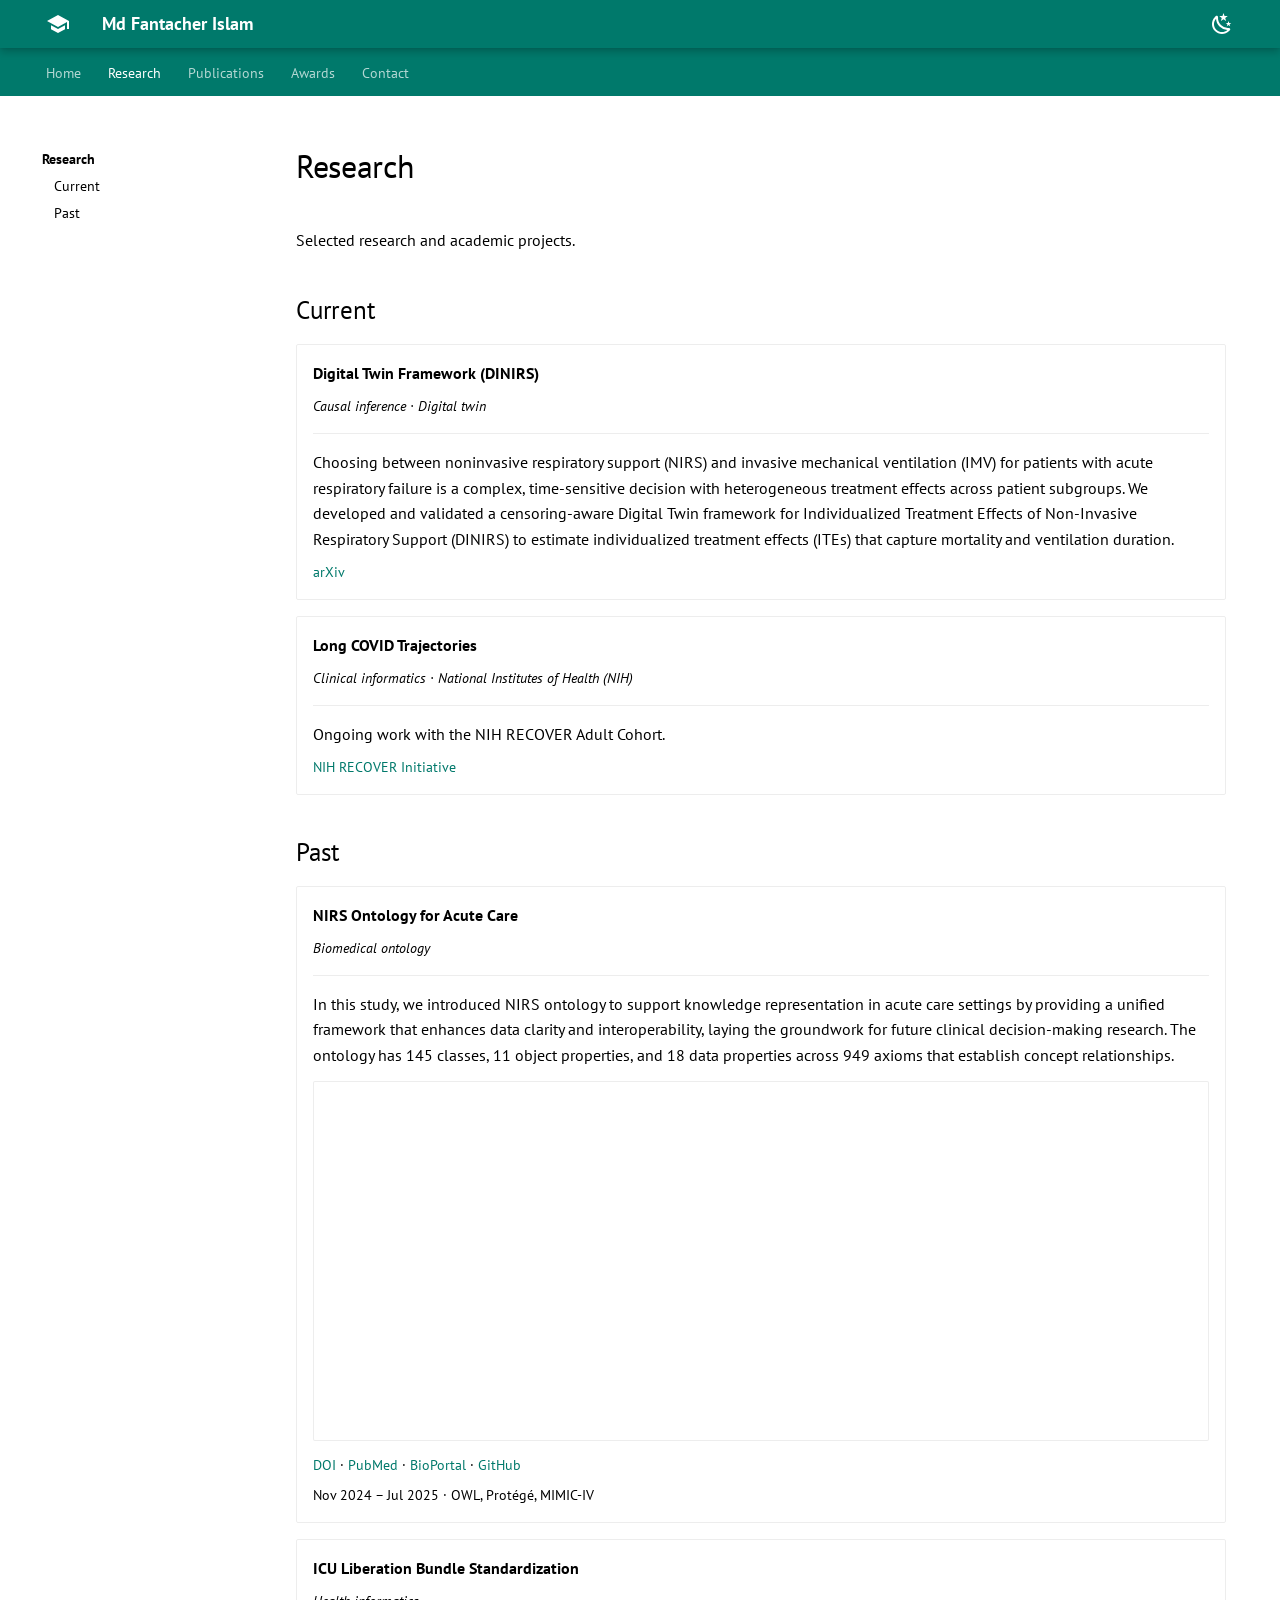
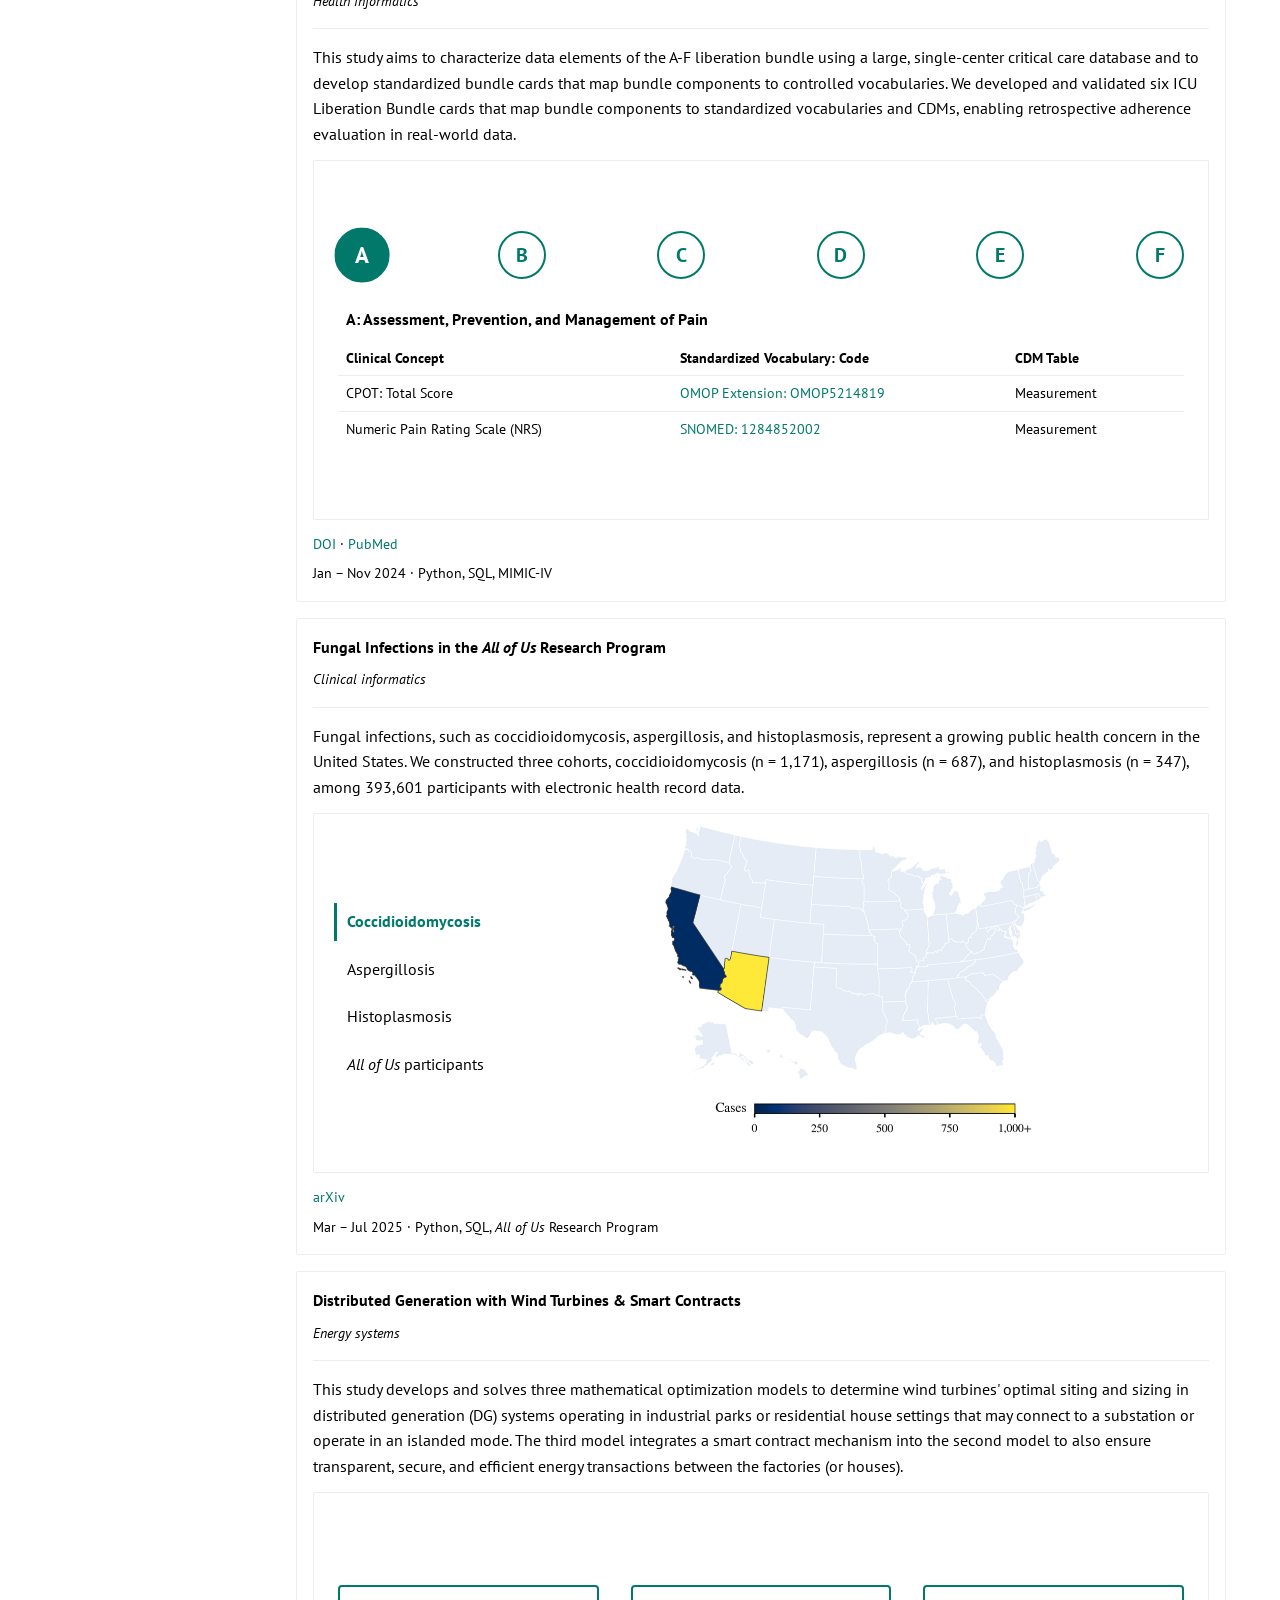
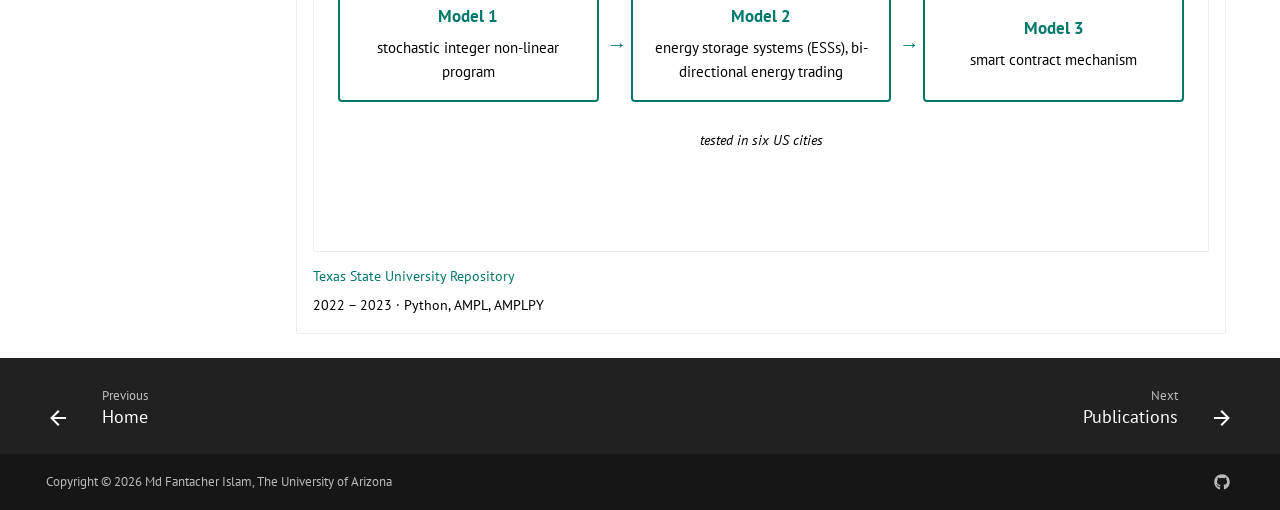
<file: projects.html>
<!DOCTYPE html>
<html lang="en" data-md-color-scheme="default">
<head>
  <meta charset="UTF-8">
  <meta name="viewport" content="width=device-width, initial-scale=1">
  <title>Research, Md Fantacher Islam</title>
  <meta name="description" content="Research and academic projects of Md Fantacher Islam.">
  <meta name="author" content="Md Fantacher Islam">

  <link rel="preconnect" href="https://fonts.googleapis.com">
  <link rel="preconnect" href="https://fonts.gstatic.com" crossorigin>
  <link href="https://fonts.googleapis.com/css2?family=PT+Sans:ital,wght@0,400;0,700;1,400;1,700&family=Roboto+Mono:wght@400;700&display=swap" rel="stylesheet">
  <link rel="stylesheet" href="/style.css">
  <script>try{var s=localStorage.getItem('md-color-scheme');if(s)document.documentElement.setAttribute('data-md-color-scheme',s)}catch(e){}</script>
</head>
<body>
  <input class="md-toggle" type="checkbox" id="__drawer" autocomplete="off">
  <label class="md-overlay" for="__drawer"></label>
  <a href="#content" class="md-skip">Skip to content</a>

  <header class="md-header">
    <nav class="md-header__inner md-grid" aria-label="Header">
      <a href="/" class="md-header__button md-logo" title="Md Fantacher Islam" aria-label="Md Fantacher Islam"><svg xmlns="http://www.w3.org/2000/svg" viewBox="0 0 24 24"><path d="M12 3 1 9l11 6 9-4.91V17h2V9M5 13.18v4L12 21l7-3.82v-4L12 17z"/></svg></a>
      <label class="md-header__button md-icon md-header__menu" for="__drawer" aria-label="Open navigation"><svg xmlns="http://www.w3.org/2000/svg" viewBox="0 0 24 24"><path d="M3 6h18v2H3zm0 5h18v2H3zm0 5h18v2H3z"/></svg></label>
      <div class="md-header__title">
        <div class="md-header__ellipsis">
          <div class="md-header__topic"><span class="md-ellipsis">Md Fantacher Islam</span></div>
          <div class="md-header__topic md-header__topic--page"><span class="md-ellipsis">Research</span></div>
        </div>
      </div>
      <button type="button" class="md-header__button md-icon md-palette" aria-label="Switch color scheme">
        <span class="md-palette__dark" title="Dark mode"><svg xmlns="http://www.w3.org/2000/svg" viewBox="0 0 24 24"><path d="m17.75 4.09-2.53 1.94.91 3.06-2.63-1.81-2.63 1.81.91-3.06-2.53-1.94L12.44 4l1.06-3 1.06 3zm3.5 6.91-1.64 1.25.59 1.98-1.7-1.17-1.7 1.17.59-1.98L15.75 11l2.06-.05L18.5 9l.69 1.95zm-2.28 4.95c.83-.08 1.72 1.1 1.19 1.85-.32.45-.66.87-1.08 1.27C15.17 23 8.84 23 4.94 19.07c-3.91-3.9-3.91-10.24 0-14.14.4-.4.82-.76 1.27-1.08.75-.53 1.93.36 1.85 1.19-.27 2.86.69 5.83 2.89 8.02a9.96 9.96 0 0 0 8.02 2.89m-1.64 2.02a12.08 12.08 0 0 1-7.8-3.47c-2.17-2.19-3.33-5-3.49-7.82-2.81 3.14-2.7 7.96.31 10.98 3.02 3.01 7.84 3.12 10.98.31"/></svg></span>
        <span class="md-palette__light" title="Light mode"><svg xmlns="http://www.w3.org/2000/svg" viewBox="0 0 24 24"><path d="M12 7a5 5 0 0 1 5 5 5 5 0 0 1-5 5 5 5 0 0 1-5-5 5 5 0 0 1 5-5m0 2a3 3 0 0 0-3 3 3 3 0 0 0 3 3 3 3 0 0 0 3-3 3 3 0 0 0-3-3m0-7 2.39 3.42C13.65 5.15 12.84 5 12 5s-1.65.15-2.39.42zM3.34 7l4.16-.35A7.2 7.2 0 0 0 5.94 8.5c-.44.74-.69 1.5-.83 2.29zm.02 10 1.76-3.77a7.131 7.131 0 0 0 2.38 4.14zM20.65 7l-1.77 3.79a7.02 7.02 0 0 0-2.38-4.15zm-.01 10-4.14.36c.59-.51 1.12-1.14 1.54-1.86.42-.73.69-1.5.83-2.29zM12 22l-2.41-3.44c.74.27 1.55.44 2.41.44.82 0 1.63-.17 2.37-.44z"/></svg></span>
      </button>
    </nav>
  </header>
  <nav class="md-tabs" aria-label="Tabs">
    <div class="md-grid">
      <ul class="md-tabs__list">
        <li class="md-tabs__item">
          <a href="/" class="md-tabs__link">Home</a>
        </li>
        <li class="md-tabs__item md-tabs__item--active">
          <a href="/projects" class="md-tabs__link">Research</a>
        </li>
        <li class="md-tabs__item">
          <a href="/publications" class="md-tabs__link">Publications</a>
        </li>
        <li class="md-tabs__item">
          <a href="/awards" class="md-tabs__link">Awards</a>
        </li>
        <li class="md-tabs__item">
          <a href="/contact" class="md-tabs__link">Contact</a>
        </li>
      </ul>
    </div>
  </nav>

  <div class="md-container">
    <main class="md-main">
      <div class="md-main__inner md-grid">
        <div class="md-sidebar md-sidebar--primary">
          <div class="md-sidebar__inner">
            <nav class="md-nav md-nav--primary" aria-label="Navigation">
              <label class="md-nav__title" for="__drawer">
                <span class="md-nav__button md-logo"><svg xmlns="http://www.w3.org/2000/svg" viewBox="0 0 24 24"><path d="M12 3 1 9l11 6 9-4.91V17h2V9M5 13.18v4L12 21l7-3.82v-4L12 17z"/></svg></span>
                Md Fantacher Islam
              </label>
              <ul class="md-nav__list">
                <li class="md-nav__item">
                  <a href="/" class="md-nav__link">Home</a>
                </li>
                <li class="md-nav__item md-nav__item--active">
                  <a href="/projects" class="md-nav__link md-nav__link--active">Research</a>
                  <nav class="md-nav md-nav--secondary" aria-label="Table of contents">
                    <ul class="md-nav__list">
                      <li class="md-nav__item">
                        <a href="#current" class="md-nav__link">Current</a>
                      </li>
                      <li class="md-nav__item">
                        <a href="#past" class="md-nav__link">Past</a>
                      </li>
                    </ul>
                  </nav>
                </li>
                <li class="md-nav__item">
                  <a href="/publications" class="md-nav__link">Publications</a>
                </li>
                <li class="md-nav__item">
                  <a href="/awards" class="md-nav__link">Awards</a>
                </li>
                <li class="md-nav__item">
                  <a href="/contact" class="md-nav__link">Contact</a>
                </li>
              </ul>
            </nav>
          </div>
        </div>
        <div class="md-content" id="content">
          <article class="md-content__inner md-typeset">
          <h1 id="projects">Research</h1>
          <p>Selected research and academic projects.</p>

          <h2 id="current">Current</h2>
          <div class="grid cards projects">
          <ul>
          <li>
          <p><strong>Digital Twin Framework (DINIRS)</strong></p>
          <p class="card-tag">Causal inference · Digital twin</p>
          <hr>
          <p>Choosing between noninvasive respiratory support (NIRS) and invasive mechanical ventilation (IMV) for patients with acute respiratory failure is a complex, time-sensitive decision with heterogeneous treatment effects across patient subgroups. We developed and validated a censoring-aware Digital Twin framework for Individualized Treatment Effects of Non-Invasive Respiratory Support (DINIRS) to estimate individualized treatment effects (ITEs) that capture mortality and ventilation duration.</p>
          <p class="card-links"><a href="https://arxiv.org/abs/2608.26915" target="_blank" rel="noopener">arXiv</a></p>
          </li>
          <li>
          <p><strong>Long COVID Trajectories</strong></p>
          <p class="card-tag">Clinical informatics · National Institutes of Health (NIH)</p>
          <hr>
          <p>Ongoing work with the NIH RECOVER Adult Cohort.</p>
          <p class="card-links"><a href="https://recovercovid.org/" target="_blank" rel="noopener">NIH RECOVER Initiative</a></p>
          </li>
          </ul>
          </div>

          <h2 id="past">Past</h2>
          <div class="grid cards projects">
          <ul>
          <li>
          <p><strong>NIRS Ontology for Acute Care</strong></p>
          <p class="card-tag">Biomedical ontology</p>
          <hr>
          <p>In this study, we introduced NIRS ontology to support knowledge representation in acute care settings by providing a unified framework that enhances data clarity and interoperability, laying the groundwork for future clinical decision-making research. The ontology has 145 classes, 11 object properties, and 18 data properties across 949 axioms that establish concept relationships.</p>
          <iframe class="card-embed" src="https://vsubbian.github.io/NIRS-Ontology/NIRS_Class_Hierarchy.html" title="NIRS ontology class hierarchy" loading="lazy"></iframe>
          <p class="card-links"><a href="https://doi.org/10.1371/journal.pone.0348199" target="_blank" rel="noopener">DOI</a> · <a href="https://pubmed.ncbi.nlm.nih.gov/42081537/" target="_blank" rel="noopener">PubMed</a> · <a href="https://bioportal.bioontology.org/ontologies/NIRS" target="_blank" rel="noopener">BioPortal</a> · <a href="https://github.com/vsubbian/NIRS-Ontology" target="_blank" rel="noopener">GitHub</a></p>
          <p class="card-meta">Nov 2024 – Jul 2025 · OWL, Protégé, MIMIC-IV</p>
          </li>
          <li>
          <p><strong>ICU Liberation Bundle Standardization</strong></p>
          <p class="card-tag">Health informatics</p>
          <hr>
          <p>This study aims to characterize data elements of the A-F liberation bundle using a large, single-center critical care database and to develop standardized bundle cards that map bundle components to controlled vocabularies. We developed and validated six ICU Liberation Bundle cards that map bundle components to standardized vocabularies and CDMs, enabling retrospective adherence evaluation in real-world data.</p>
          <div class="card-embed viz viz-bundle" aria-label="ICU Liberation Bundle components A to F">
            <ol class="viz-bundle__steps">
              <li class="is-active">A</li><li>B</li><li>C</li><li>D</li><li>E</li><li>F</li>
            </ol>
            <div class="viz-bundle__defs">
              <div class="viz-bundle__card is-active">
                <p class="viz-bundle__def">A: Assessment, Prevention, and Management of Pain</p>
                <ul class="viz-bundle__map">
                  <li class="viz-bundle__head"><span>Clinical Concept</span><span>Standardized Vocabulary: Code</span><span>CDM Table</span></li>
                  <li><span>CPOT: Total Score</span><span>OMOP Extension: OMOP5214819</span><span>Measurement</span></li>
                  <li><span>Numeric Pain Rating Scale (NRS)</span><span>SNOMED: 1284852002</span><span>Measurement</span></li>
                </ul>
              </div>
              <div class="viz-bundle__card">
                <p class="viz-bundle__def">B: SAT: Spontaneous Awakening Trials &amp; SBT: Spontaneous Breathing Trials</p>
                <ul class="viz-bundle__map">
                  <li class="viz-bundle__head"><span>Clinical Concept</span><span>Standardized Vocabulary: Code</span><span>CDM Table</span></li>
                  <li><span>Sedative</span><span>SNOMED: 372614000</span><span>Drug</span></li>
                  <li><span>SBT Started</span><span>LOINC: 93203-8</span><span>Observation</span></li>
                </ul>
              </div>
              <div class="viz-bundle__card">
                <p class="viz-bundle__def">C: Choice of Analgesia and Sedation levels</p>
                <ul class="viz-bundle__map">
                  <li class="viz-bundle__head"><span>Clinical Concept</span><span>Standardized Vocabulary: Code</span><span>CDM Table</span></li>
                  <li><span>RASS Score</span><span>SNOMED: 457441000124102</span><span>Measurement</span></li>
                  <li><span>Sedative Medications</span><span>RxNorm</span><span>Drug</span></li>
                </ul>
              </div>
              <div class="viz-bundle__card">
                <p class="viz-bundle__def">D: Delirium: Assess, Prevent, and Manage</p>
                <ul class="viz-bundle__map">
                  <li class="viz-bundle__head"><span>Clinical Concept</span><span>Standardized Vocabulary: Code</span><span>CDM Table</span></li>
                  <li><span>CAM-ICU Inattention</span><span>LOINC: 106402-1</span><span>Observation</span></li>
                  <li><span>Delirium Assessment Status</span><span>SNOMED: 733870009</span><span>Procedure</span></li>
                </ul>
              </div>
              <div class="viz-bundle__card">
                <p class="viz-bundle__def">E: Early Mobility and Exercise</p>
                <ul class="viz-bundle__map">
                  <li class="viz-bundle__head"><span>Clinical Concept</span><span>Standardized Vocabulary: Code</span><span>CDM Table</span></li>
                  <li><span>Range of Motion (ROM) Status</span><span>SNOMED: 228528009</span><span>Procedure</span></li>
                  <li><span>Sit to Stand Ability</span><span>LOINC: 89393-3</span><span>Observation</span></li>
                </ul>
              </div>
              <div class="viz-bundle__card">
                <p class="viz-bundle__def">F: Family Engagement and Empowerment</p>
                <ul class="viz-bundle__map">
                  <li class="viz-bundle__head"><span>Clinical Concept</span><span>Standardized Vocabulary: Code</span><span>CDM Table</span></li>
                  <li><span>Family Communication</span><span>SNOMED: 14641000202103</span><span>Observation</span></li>
                  <li><span>Family Meeting</span><span>SNOMED: 711070007</span><span>Observation</span></li>
                </ul>
              </div>
            </div>
          </div>
          <p class="card-links"><a href="https://doi.org/10.1055/a-2802-7458" target="_blank" rel="noopener">DOI</a> · <a href="https://pubmed.ncbi.nlm.nih.gov/41633406/" target="_blank" rel="noopener">PubMed</a></p>
          <p class="card-meta">Jan – Nov 2024 · Python, SQL, MIMIC-IV</p>
          </li>
          <li>
          <p><strong>Fungal Infections in the <em>All of Us</em> Research Program</strong></p>
          <p class="card-tag">Clinical informatics</p>
          <hr>
          <p>Fungal infections, such as coccidioidomycosis, aspergillosis, and histoplasmosis, represent a growing public health concern in the United States. We constructed three cohorts, coccidioidomycosis (n = 1,171), aspergillosis (n = 687), and histoplasmosis (n = 347), among 393,601 participants with electronic health record data.</p>
          <div class="card-embed viz-maps" aria-label="Maps of coccidioidomycosis, aspergillosis, histoplasmosis and All of Us participants">
            <ol class="viz-maps__names">
              <li class="is-active">Coccidioidomycosis</li>
              <li>Aspergillosis</li>
              <li>Histoplasmosis</li>
              <li><em>All of Us</em> participants</li>
            </ol>
            <div class="viz-maps__frame">
              <img class="is-active" src="/images/fungal-map-a.png" alt="Coccidioidomycosis" loading="lazy">
              <img src="/images/fungal-map-b.png" alt="Aspergillosis" loading="lazy">
              <img src="/images/fungal-map-c.png" alt="Histoplasmosis" loading="lazy">
              <img src="/images/fungal-map-d.png" alt="All of Us participants" loading="lazy">
            </div>
          </div>
          <p class="card-links"><a href="https://arxiv.org/abs/2512.21952" target="_blank" rel="noopener">arXiv</a></p>
          <p class="card-meta">Mar – Jul 2025 · Python, SQL, <em>All of Us</em> Research Program</p>
          </li>
          <li>
          <p><strong>Distributed Generation with Wind Turbines &amp; Smart Contracts</strong></p>
          <p class="card-tag">Energy systems</p>
          <hr>
          <p>This study develops and solves three mathematical optimization models to determine wind turbines' optimal siting and sizing in distributed generation (DG) systems operating in industrial parks or residential house settings that may connect to a substation or operate in an islanded mode. The third model integrates a smart contract mechanism into the second model to also ensure transparent, secure, and efficient energy transactions between the factories (or houses).</p>
          <div class="card-embed viz viz-models" aria-label="Three optimization models">
            <ol class="viz-models__steps">
              <li><strong>Model 1</strong><span>stochastic integer non-linear program</span></li>
              <li><strong>Model 2</strong><span>energy storage systems (ESSs), bi-directional energy trading</span></li>
              <li><strong>Model 3</strong><span>smart contract mechanism</span></li>
            </ol>
            <p class="viz-caption">tested in six US cities</p>
          </div>
          <p class="card-links"><a href="https://tdl-ir.tdl.org/items/1cc72b59-cbc9-4e21-9222-5c7527f79971" target="_blank" rel="noopener">Texas State University Repository</a></p>
          <p class="card-meta">2022 – 2023 · Python, AMPL, AMPLPY</p>
          </li>
          </ul>
          </div>
          </article>
        </div>
      </div>
    </main>

    <footer class="md-footer">
      <nav class="md-footer__inner md-grid" aria-label="Footer">
      <a href="/" class="md-footer__link md-footer__link--prev" aria-label="Previous: Home">
        <div class="md-footer__button md-icon"><svg xmlns="http://www.w3.org/2000/svg" viewBox="0 0 24 24"><path d="M20 11v2H8l5.5 5.5-1.42 1.42L4.16 12l7.92-7.92L13.5 5.5 8 11z"/></svg></div>
        <div class="md-footer__title">
          <span class="md-footer__direction">Previous</span>
          <div class="md-ellipsis">Home</div>
        </div>
      </a>
      <a href="/publications" class="md-footer__link md-footer__link--next" aria-label="Next: Publications">
        <div class="md-footer__title">
          <span class="md-footer__direction">Next</span>
          <div class="md-ellipsis">Publications</div>
        </div>
        <div class="md-footer__button md-icon"><svg xmlns="http://www.w3.org/2000/svg" viewBox="0 0 24 24"><path d="M4 11v2h12l-5.5 5.5 1.42 1.42L19.84 12l-7.92-7.92L10.5 5.5 16 11z"/></svg></div>
      </a>
      </nav>
      <div class="md-footer-meta">
        <div class="md-footer-meta__inner md-grid">
          <div class="md-copyright">
            <div class="md-copyright__highlight">Copyright &copy; 2026 Md Fantacher Islam, The University of Arizona</div>
          </div>
          <div class="md-social">
            <a href="https://github.com/fantacherjoy" target="_blank" rel="noopener" title="github.com" class="md-social__link"><svg xmlns="http://www.w3.org/2000/svg" viewBox="0 0 512 512"><path d="M173.9 397.4c0 2-2.3 3.6-5.2 3.6-3.3.3-5.6-1.3-5.6-3.6 0-2 2.3-3.6 5.2-3.6 3-.3 5.6 1.3 5.6 3.6m-31.1-4.5c-.7 2 1.3 4.3 4.3 4.9 2.6 1 5.6 0 6.2-2s-1.3-4.3-4.3-5.2c-2.6-.7-5.5.3-6.2 2.3m44.2-1.7c-2.9.7-4.9 2.6-4.6 4.9.3 2 2.9 3.3 5.9 2.6 2.9-.7 4.9-2.6 4.6-4.6-.3-1.9-3-3.2-5.9-2.9M252.8 8C114.1 8 8 113.3 8 252c0 110.9 69.8 205.8 169.5 239.2 12.8 2.3 17.3-5.6 17.3-12.1 0-6.2-.3-40.4-.3-61.4 0 0-70 15-84.7-29.8 0 0-11.4-29.1-27.8-36.6 0 0-22.9-15.7 1.6-15.4 0 0 24.9 2 38.6 25.8 21.9 38.6 58.6 27.5 72.9 20.9 2.3-16 8.8-27.1 16-33.7-55.9-6.2-112.3-14.3-112.3-110.5 0-27.5 7.6-41.3 23.6-58.9-2.6-6.5-11.1-33.3 2.6-67.9 20.9-6.5 69 27 69 27 20-5.6 41.5-8.5 62.8-8.5s42.8 2.9 62.8 8.5c0 0 48.1-33.6 69-27 13.7 34.7 5.2 61.4 2.6 67.9 16 17.7 25.8 31.5 25.8 58.9 0 96.5-58.9 104.2-114.8 110.5 9.2 7.9 17 22.9 17 46.4 0 33.7-.3 75.4-.3 83.6 0 6.5 4.6 14.4 17.3 12.1C436.2 457.8 504 362.9 504 252 504 113.3 391.5 8 252.8 8M105.2 352.9c-1.3 1-1 3.3.7 5.2 1.6 1.6 3.9 2.3 5.2 1 1.3-1 1-3.3-.7-5.2-1.6-1.6-3.9-2.3-5.2-1m-10.8-8.1c-.7 1.3.3 2.9 2.3 3.9 1.6 1 3.6.7 4.3-.7.7-1.3-.3-2.9-2.3-3.9-2-.6-3.6-.3-4.3.7m32.4 35.6c-1.6 1.3-1 4.3 1.3 6.2 2.3 2.3 5.2 2.6 6.5 1 1.3-1.3.7-4.3-1.3-6.2-2.2-2.3-5.2-2.6-6.5-1m-11.4-14.7c-1.6 1-1.6 3.6 0 5.9s4.3 3.3 5.6 2.3c1.6-1.3 1.6-3.9 0-6.2-1.4-2.3-4-3.3-5.6-2"/></svg></a>
          </div>
        </div>
      </div>
    </footer>
  </div>

  <script src="/script.js"></script>
</body>
</html>
</file>
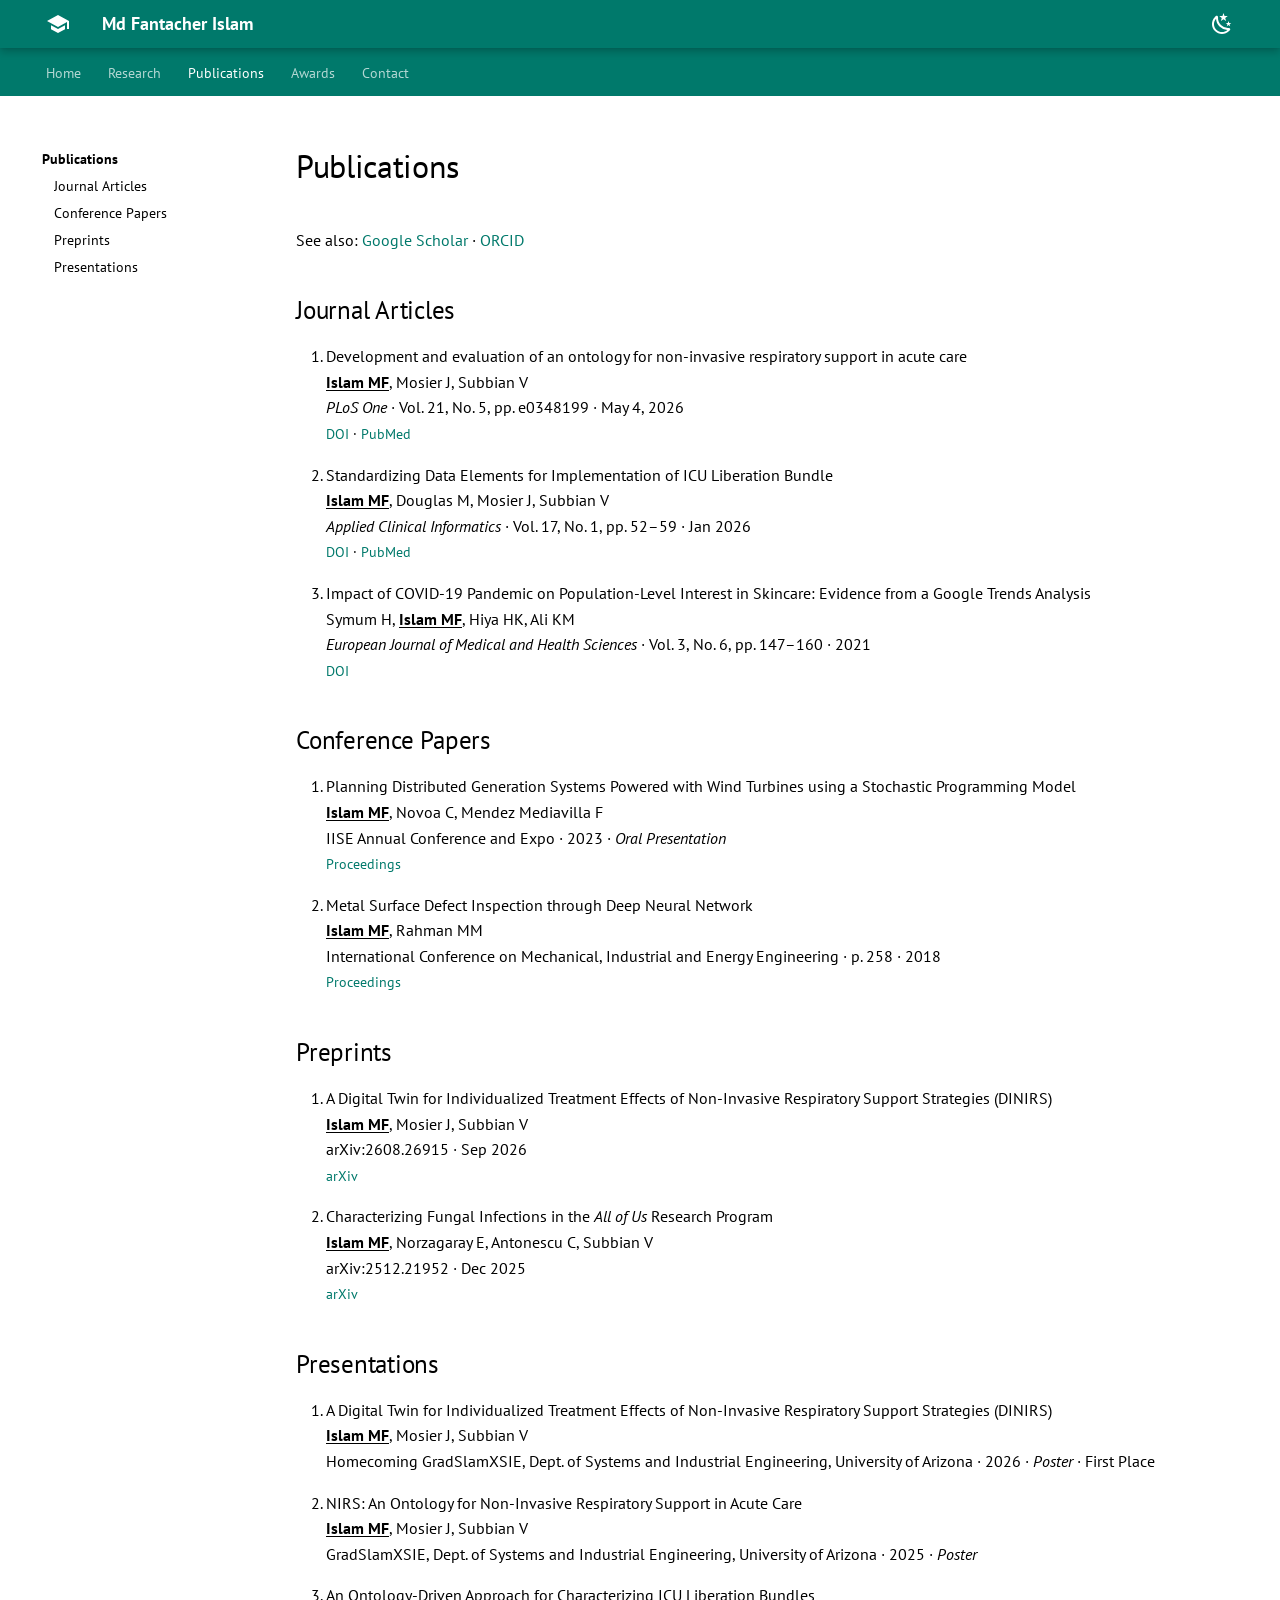
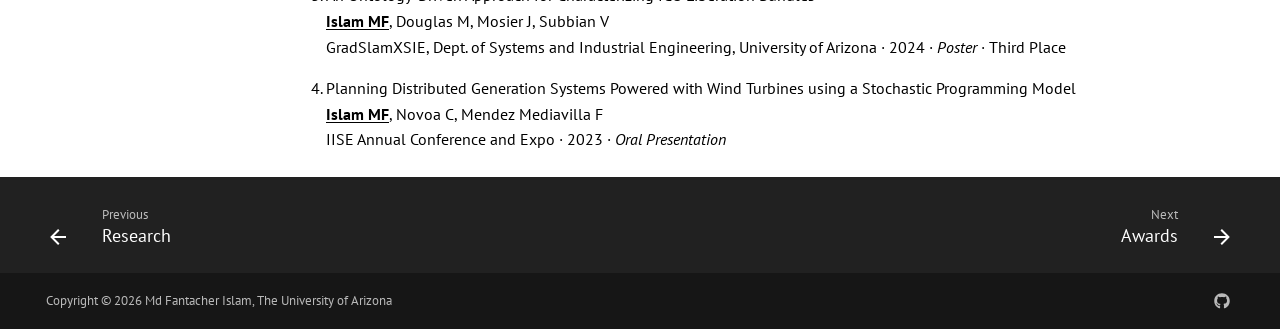
<file: publications.html>
<!DOCTYPE html>
<html lang="en" data-md-color-scheme="default">
<head>
  <meta charset="UTF-8">
  <meta name="viewport" content="width=device-width, initial-scale=1">
  <title>Publications, Md Fantacher Islam</title>
  <meta name="description" content="Publications of Md Fantacher Islam.">
  <meta name="author" content="Md Fantacher Islam">

  <link rel="preconnect" href="https://fonts.googleapis.com">
  <link rel="preconnect" href="https://fonts.gstatic.com" crossorigin>
  <link href="https://fonts.googleapis.com/css2?family=PT+Sans:ital,wght@0,400;0,700;1,400;1,700&family=Roboto+Mono:wght@400;700&display=swap" rel="stylesheet">
  <link rel="stylesheet" href="/style.css">
  <script>try{var s=localStorage.getItem('md-color-scheme');if(s)document.documentElement.setAttribute('data-md-color-scheme',s)}catch(e){}</script>
</head>
<body>
  <input class="md-toggle" type="checkbox" id="__drawer" autocomplete="off">
  <label class="md-overlay" for="__drawer"></label>
  <a href="#content" class="md-skip">Skip to content</a>

  <header class="md-header">
    <nav class="md-header__inner md-grid" aria-label="Header">
      <a href="/" class="md-header__button md-logo" title="Md Fantacher Islam" aria-label="Md Fantacher Islam"><svg xmlns="http://www.w3.org/2000/svg" viewBox="0 0 24 24"><path d="M12 3 1 9l11 6 9-4.91V17h2V9M5 13.18v4L12 21l7-3.82v-4L12 17z"/></svg></a>
      <label class="md-header__button md-icon md-header__menu" for="__drawer" aria-label="Open navigation"><svg xmlns="http://www.w3.org/2000/svg" viewBox="0 0 24 24"><path d="M3 6h18v2H3zm0 5h18v2H3zm0 5h18v2H3z"/></svg></label>
      <div class="md-header__title">
        <div class="md-header__ellipsis">
          <div class="md-header__topic"><span class="md-ellipsis">Md Fantacher Islam</span></div>
          <div class="md-header__topic md-header__topic--page"><span class="md-ellipsis">Publications</span></div>
        </div>
      </div>
      <button type="button" class="md-header__button md-icon md-palette" aria-label="Switch color scheme">
        <span class="md-palette__dark" title="Dark mode"><svg xmlns="http://www.w3.org/2000/svg" viewBox="0 0 24 24"><path d="m17.75 4.09-2.53 1.94.91 3.06-2.63-1.81-2.63 1.81.91-3.06-2.53-1.94L12.44 4l1.06-3 1.06 3zm3.5 6.91-1.64 1.25.59 1.98-1.7-1.17-1.7 1.17.59-1.98L15.75 11l2.06-.05L18.5 9l.69 1.95zm-2.28 4.95c.83-.08 1.72 1.1 1.19 1.85-.32.45-.66.87-1.08 1.27C15.17 23 8.84 23 4.94 19.07c-3.91-3.9-3.91-10.24 0-14.14.4-.4.82-.76 1.27-1.08.75-.53 1.93.36 1.85 1.19-.27 2.86.69 5.83 2.89 8.02a9.96 9.96 0 0 0 8.02 2.89m-1.64 2.02a12.08 12.08 0 0 1-7.8-3.47c-2.17-2.19-3.33-5-3.49-7.82-2.81 3.14-2.7 7.96.31 10.98 3.02 3.01 7.84 3.12 10.98.31"/></svg></span>
        <span class="md-palette__light" title="Light mode"><svg xmlns="http://www.w3.org/2000/svg" viewBox="0 0 24 24"><path d="M12 7a5 5 0 0 1 5 5 5 5 0 0 1-5 5 5 5 0 0 1-5-5 5 5 0 0 1 5-5m0 2a3 3 0 0 0-3 3 3 3 0 0 0 3 3 3 3 0 0 0 3-3 3 3 0 0 0-3-3m0-7 2.39 3.42C13.65 5.15 12.84 5 12 5s-1.65.15-2.39.42zM3.34 7l4.16-.35A7.2 7.2 0 0 0 5.94 8.5c-.44.74-.69 1.5-.83 2.29zm.02 10 1.76-3.77a7.131 7.131 0 0 0 2.38 4.14zM20.65 7l-1.77 3.79a7.02 7.02 0 0 0-2.38-4.15zm-.01 10-4.14.36c.59-.51 1.12-1.14 1.54-1.86.42-.73.69-1.5.83-2.29zM12 22l-2.41-3.44c.74.27 1.55.44 2.41.44.82 0 1.63-.17 2.37-.44z"/></svg></span>
      </button>
    </nav>
  </header>
  <nav class="md-tabs" aria-label="Tabs">
    <div class="md-grid">
      <ul class="md-tabs__list">
        <li class="md-tabs__item">
          <a href="/" class="md-tabs__link">Home</a>
        </li>
        <li class="md-tabs__item">
          <a href="/research" class="md-tabs__link">Research</a>
        </li>
        <li class="md-tabs__item md-tabs__item--active">
          <a href="/publications" class="md-tabs__link">Publications</a>
        </li>
        <li class="md-tabs__item">
          <a href="/awards" class="md-tabs__link">Awards</a>
        </li>
        <li class="md-tabs__item">
          <a href="/contact" class="md-tabs__link">Contact</a>
        </li>
      </ul>
    </div>
  </nav>

  <div class="md-container">
    <main class="md-main">
      <div class="md-main__inner md-grid">
        <div class="md-sidebar md-sidebar--primary">
          <div class="md-sidebar__inner">
            <nav class="md-nav md-nav--primary" aria-label="Navigation">
              <label class="md-nav__title" for="__drawer">
                <span class="md-nav__button md-logo"><svg xmlns="http://www.w3.org/2000/svg" viewBox="0 0 24 24"><path d="M12 3 1 9l11 6 9-4.91V17h2V9M5 13.18v4L12 21l7-3.82v-4L12 17z"/></svg></span>
                Md Fantacher Islam
              </label>
              <ul class="md-nav__list">
                <li class="md-nav__item">
                  <a href="/" class="md-nav__link">Home</a>
                </li>
                <li class="md-nav__item">
                  <a href="/research" class="md-nav__link">Research</a>
                </li>
                <li class="md-nav__item md-nav__item--active">
                  <a href="/publications" class="md-nav__link md-nav__link--active">Publications</a>
                  <nav class="md-nav md-nav--secondary" aria-label="Table of contents">
                    <ul class="md-nav__list">
                      <li class="md-nav__item">
                        <a href="#journal-articles" class="md-nav__link">Journal Articles</a>
                      </li>
                      <li class="md-nav__item">
                        <a href="#conference-papers" class="md-nav__link">Conference Papers</a>
                      </li>
                      <li class="md-nav__item">
                        <a href="#preprints" class="md-nav__link">Preprints</a>
                      </li>
                      <li class="md-nav__item">
                        <a href="#presentations" class="md-nav__link">Presentations</a>
                      </li>
                    </ul>
                  </nav>
                </li>
                <li class="md-nav__item">
                  <a href="/awards" class="md-nav__link">Awards</a>
                </li>
                <li class="md-nav__item">
                  <a href="/contact" class="md-nav__link">Contact</a>
                </li>
              </ul>
            </nav>
          </div>
        </div>
        <div class="md-content" id="content">
          <article class="md-content__inner md-typeset">
          <h1 id="publications">Publications</h1>
          <p>See also: <a href="https://scholar.google.com/citations?user=7WrB3AcAAAAJ&amp;hl=en" target="_blank" rel="noopener">Google Scholar</a> · <a href="https://orcid.org/0000-0002-0524-4587" target="_blank" rel="noopener">ORCID</a></p>

          <h2 id="journal-articles">Journal Articles</h2>
          <ol class="pubs">
          <li>Development and evaluation of an ontology for non-invasive respiratory support in acute care<br>
          <span class="self">Islam MF</span>, Mosier J, Subbian V<br>
          <em>PLoS One</em> · Vol. 21, No. 5, pp. e0348199 · May 4, 2026<br>
          <span class="card-links"><a href="https://doi.org/10.1371/journal.pone.0348199" target="_blank" rel="noopener">DOI</a> · <a href="https://pubmed.ncbi.nlm.nih.gov/42081537/" target="_blank" rel="noopener">PubMed</a></span></li>
          <li>Standardizing Data Elements for Implementation of ICU Liberation Bundle<br>
          <span class="self">Islam MF</span>, Douglas M, Mosier J, Subbian V<br>
          <em>Applied Clinical Informatics</em> · Vol. 17, No. 1, pp. 52–59 · Jan 2026<br>
          <span class="card-links"><a href="https://doi.org/10.1055/a-2802-7458" target="_blank" rel="noopener">DOI</a> · <a href="https://pubmed.ncbi.nlm.nih.gov/41633406/" target="_blank" rel="noopener">PubMed</a></span></li>
          <li>Impact of COVID-19 Pandemic on Population-Level Interest in Skincare: Evidence from a Google Trends Analysis<br>
          Symum H, <span class="self">Islam MF</span>, Hiya HK, Ali KM<br>
          <em>European Journal of Medical and Health Sciences</em> · Vol. 3, No. 6, pp. 147–160 · 2021<br>
          <span class="card-links"><a href="https://doi.org/10.34104/ejmhs.021.01470160" target="_blank" rel="noopener">DOI</a></span></li>
          </ol>

          <h2 id="conference-papers">Conference Papers</h2>
          <ol class="pubs">
          <li>Planning Distributed Generation Systems Powered with Wind Turbines using a Stochastic Programming Model<br>
          <span class="self">Islam MF</span>, Novoa C, Mendez Mediavilla F<br>
          IISE Annual Conference and Expo · 2023 · <em>Oral Presentation</em><br>
          <span class="card-links"><a href="https://www.proquest.com/openview/00827f3ff25aa185d295d03113351128/1?pq-origsite=gscholar&amp;cbl=51908" target="_blank" rel="noopener">Proceedings</a></span></li>
          <li>Metal Surface Defect Inspection through Deep Neural Network<br>
          <span class="self">Islam MF</span>, Rahman MM<br>
          International Conference on Mechanical, Industrial and Energy Engineering · p. 258 · 2018<br>
          <span class="card-links"><a href="https://scholar.google.com/citations?view_op=view_citation&amp;hl=en&amp;user=7WrB3AcAAAAJ&amp;citation_for_view=7WrB3AcAAAAJ:WF5omc3nYNoC" target="_blank" rel="noopener">Proceedings</a></span></li>
          </ol>

          <h2 id="preprints">Preprints</h2>
          <ol class="pubs">
          <li>A Digital Twin for Individualized Treatment Effects of Non-Invasive Respiratory Support Strategies (DINIRS)<br>
          <span class="self">Islam MF</span>, Mosier J, Subbian V<br>
          arXiv:2608.26915 · Sep 2026<br>
          <span class="card-links"><a href="https://arxiv.org/abs/2608.26915" target="_blank" rel="noopener">arXiv</a></span></li>
          
          <li>Characterizing Fungal Infections in the <em>All of Us</em> Research Program<br>
          <span class="self">Islam MF</span>, Norzagaray E, Antonescu C, Subbian V<br>
          arXiv:2512.21952 · Dec 2025<br>
          <span class="card-links"><a href="https://arxiv.org/abs/2512.21952" target="_blank" rel="noopener">arXiv</a></span></li>
          </ol>
          <!-- <div class="admonition quote">
          <p class="admonition-title">Note</p>
          <p>Additional manuscripts are currently under review at peer-reviewed venues.</p>
          </div> -->

          <h2 id="presentations">Presentations</h2>
          <ol class="pubs">
          <li>A Digital Twin for Individualized Treatment Effects of Non-Invasive Respiratory Support Strategies (DINIRS)<br>
          <span class="self">Islam MF</span>, Mosier J, Subbian V<br>
          Homecoming GradSlamXSIE, Dept. of Systems and Industrial Engineering, University of Arizona · 2026 · <em>Poster</em> · First Place</li>
          <li>NIRS: An Ontology for Non-Invasive Respiratory Support in Acute Care<br>
          <span class="self">Islam MF</span>, Mosier J, Subbian V<br>
          GradSlamXSIE, Dept. of Systems and Industrial Engineering, University of Arizona · 2025 · <em>Poster</em></li>
          <li>An Ontology-Driven Approach for Characterizing ICU Liberation Bundles<br>
          <span class="self">Islam MF</span>, Douglas M, Mosier J, Subbian V<br>
          GradSlamXSIE, Dept. of Systems and Industrial Engineering, University of Arizona · 2024 · <em>Poster</em> · Third Place</li>
          <!-- <li>Limitations of EHR Audit Data for the Quantification of Surgical Documentation Burden: The Case for Clinical Context<br>
          Douglas M, Maddox K, <span class="self">Islam MF</span>, Owen R, Rinaldi S, Lehmann CU, Subbian V<br>
          AMIA Clinical Informatics Conference · May 2024 · <em>Poster</em></li> -->
          <li>Planning Distributed Generation Systems Powered with Wind Turbines using a Stochastic Programming Model<br>
          <span class="self">Islam MF</span>, Novoa C, Mendez Mediavilla F<br>
          IISE Annual Conference and Expo · 2023 · <em>Oral Presentation</em></li>
          </ol>
          </article>
        </div>
      </div>
    </main>

    <footer class="md-footer">
      <nav class="md-footer__inner md-grid" aria-label="Footer">
      <a href="/research" class="md-footer__link md-footer__link--prev" aria-label="Previous: Research">
        <div class="md-footer__button md-icon"><svg xmlns="http://www.w3.org/2000/svg" viewBox="0 0 24 24"><path d="M20 11v2H8l5.5 5.5-1.42 1.42L4.16 12l7.92-7.92L13.5 5.5 8 11z"/></svg></div>
        <div class="md-footer__title">
          <span class="md-footer__direction">Previous</span>
          <div class="md-ellipsis">Research</div>
        </div>
      </a>
      <a href="/awards" class="md-footer__link md-footer__link--next" aria-label="Next: Awards">
        <div class="md-footer__title">
          <span class="md-footer__direction">Next</span>
          <div class="md-ellipsis">Awards</div>
        </div>
        <div class="md-footer__button md-icon"><svg xmlns="http://www.w3.org/2000/svg" viewBox="0 0 24 24"><path d="M4 11v2h12l-5.5 5.5 1.42 1.42L19.84 12l-7.92-7.92L10.5 5.5 16 11z"/></svg></div>
      </a>
      </nav>
      <div class="md-footer-meta">
        <div class="md-footer-meta__inner md-grid">
          <div class="md-copyright">
            <div class="md-copyright__highlight">Copyright &copy; 2026 Md Fantacher Islam, The University of Arizona</div>
          </div>
          <div class="md-social">
            <a href="https://github.com/fantacherjoy" target="_blank" rel="noopener" title="github.com" class="md-social__link"><svg xmlns="http://www.w3.org/2000/svg" viewBox="0 0 512 512"><path d="M173.9 397.4c0 2-2.3 3.6-5.2 3.6-3.3.3-5.6-1.3-5.6-3.6 0-2 2.3-3.6 5.2-3.6 3-.3 5.6 1.3 5.6 3.6m-31.1-4.5c-.7 2 1.3 4.3 4.3 4.9 2.6 1 5.6 0 6.2-2s-1.3-4.3-4.3-5.2c-2.6-.7-5.5.3-6.2 2.3m44.2-1.7c-2.9.7-4.9 2.6-4.6 4.9.3 2 2.9 3.3 5.9 2.6 2.9-.7 4.9-2.6 4.6-4.6-.3-1.9-3-3.2-5.9-2.9M252.8 8C114.1 8 8 113.3 8 252c0 110.9 69.8 205.8 169.5 239.2 12.8 2.3 17.3-5.6 17.3-12.1 0-6.2-.3-40.4-.3-61.4 0 0-70 15-84.7-29.8 0 0-11.4-29.1-27.8-36.6 0 0-22.9-15.7 1.6-15.4 0 0 24.9 2 38.6 25.8 21.9 38.6 58.6 27.5 72.9 20.9 2.3-16 8.8-27.1 16-33.7-55.9-6.2-112.3-14.3-112.3-110.5 0-27.5 7.6-41.3 23.6-58.9-2.6-6.5-11.1-33.3 2.6-67.9 20.9-6.5 69 27 69 27 20-5.6 41.5-8.5 62.8-8.5s42.8 2.9 62.8 8.5c0 0 48.1-33.6 69-27 13.7 34.7 5.2 61.4 2.6 67.9 16 17.7 25.8 31.5 25.8 58.9 0 96.5-58.9 104.2-114.8 110.5 9.2 7.9 17 22.9 17 46.4 0 33.7-.3 75.4-.3 83.6 0 6.5 4.6 14.4 17.3 12.1C436.2 457.8 504 362.9 504 252 504 113.3 391.5 8 252.8 8M105.2 352.9c-1.3 1-1 3.3.7 5.2 1.6 1.6 3.9 2.3 5.2 1 1.3-1 1-3.3-.7-5.2-1.6-1.6-3.9-2.3-5.2-1m-10.8-8.1c-.7 1.3.3 2.9 2.3 3.9 1.6 1 3.6.7 4.3-.7.7-1.3-.3-2.9-2.3-3.9-2-.6-3.6-.3-4.3.7m32.4 35.6c-1.6 1.3-1 4.3 1.3 6.2 2.3 2.3 5.2 2.6 6.5 1 1.3-1.3.7-4.3-1.3-6.2-2.2-2.3-5.2-2.6-6.5-1m-11.4-14.7c-1.6 1-1.6 3.6 0 5.9s4.3 3.3 5.6 2.3c1.6-1.3 1.6-3.9 0-6.2-1.4-2.3-4-3.3-5.6-2"/></svg></a>
          </div>
        </div>
      </div>
    </footer>
  </div>

  <script src="/script.js"></script>
</body>
</html>
</file>
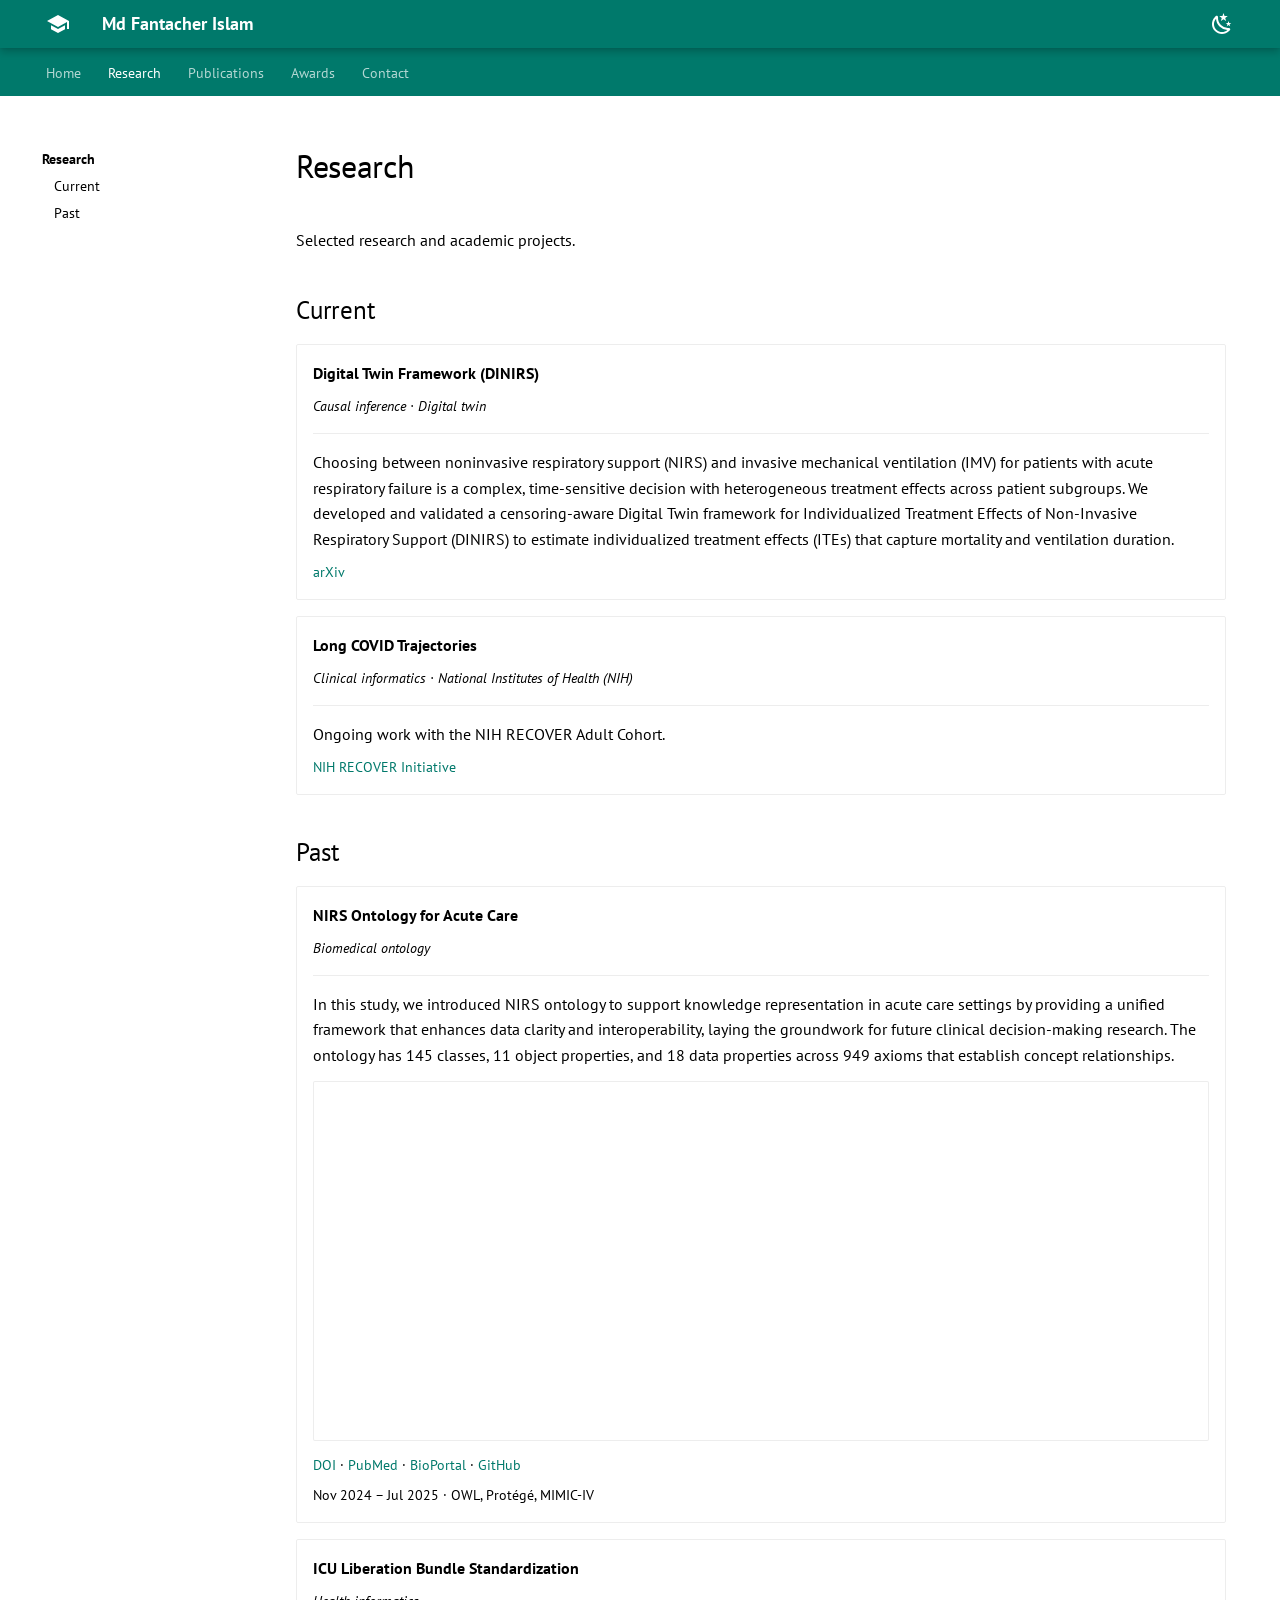
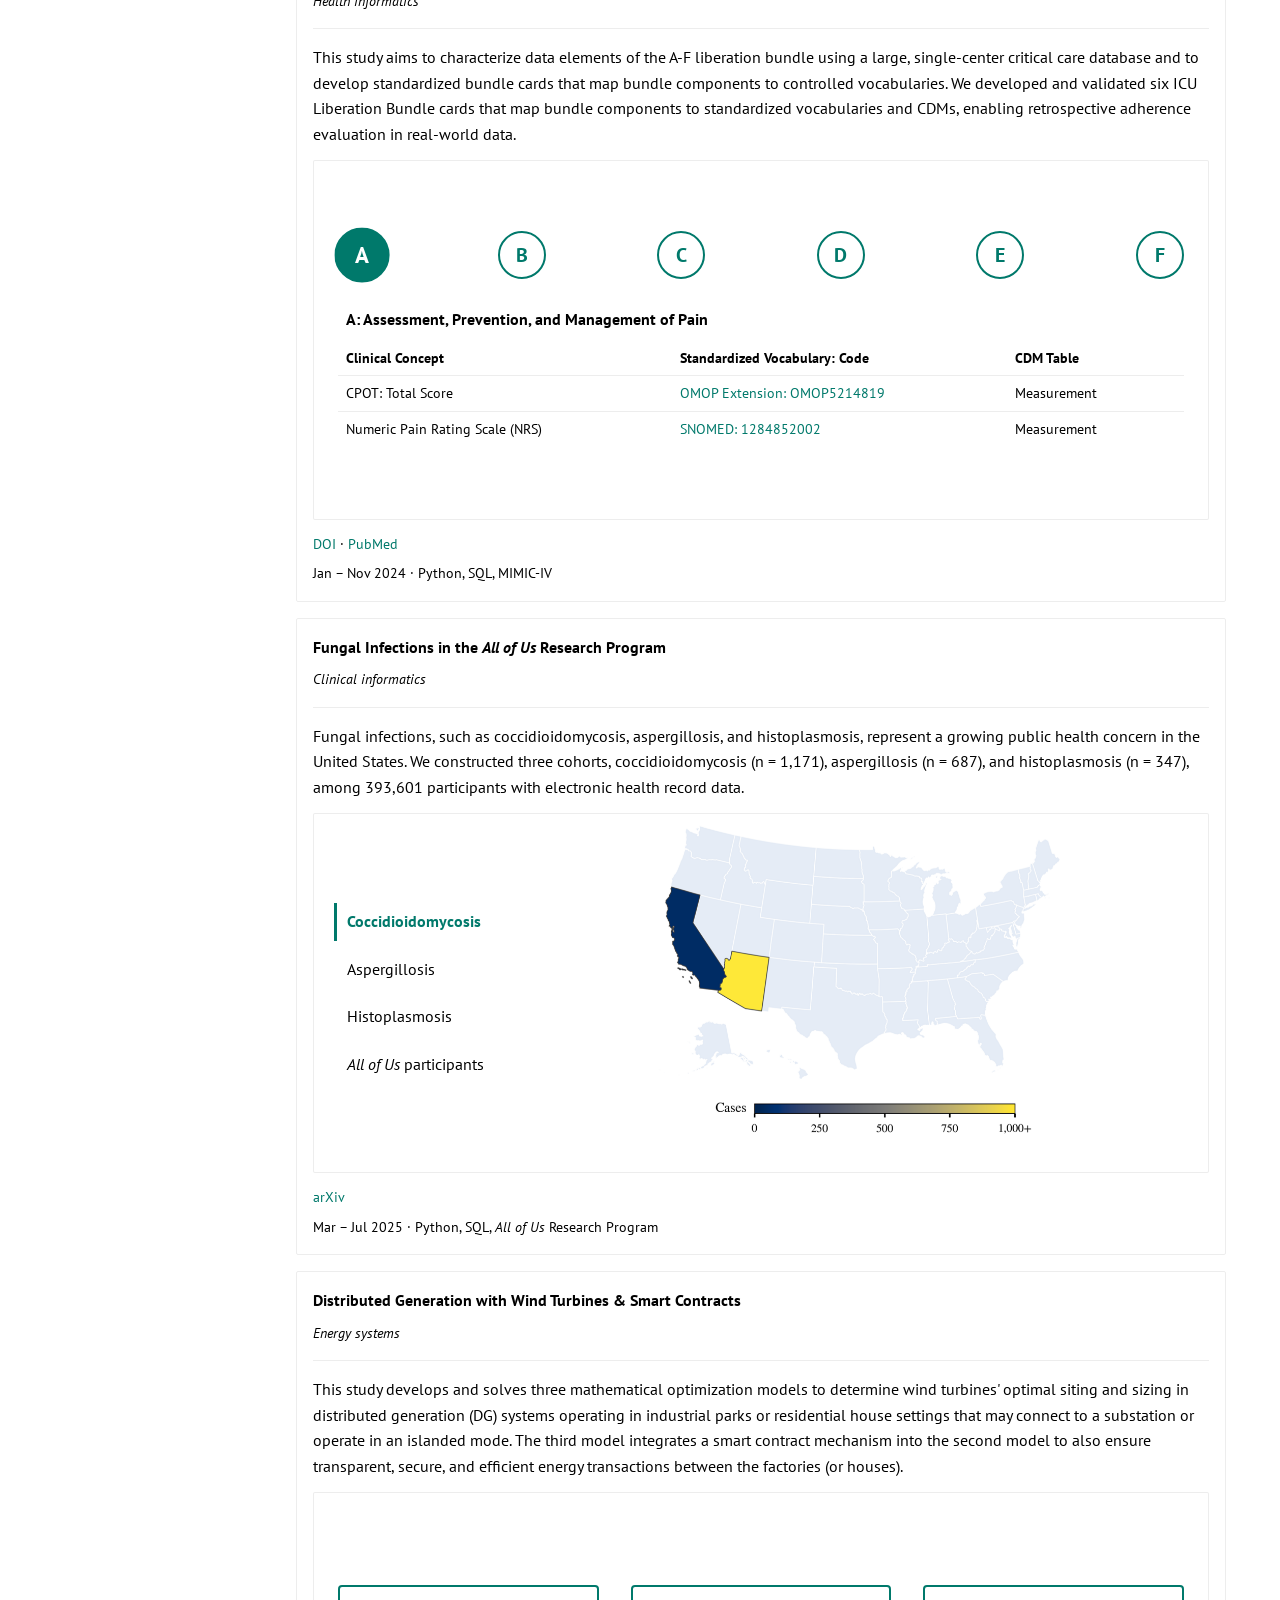
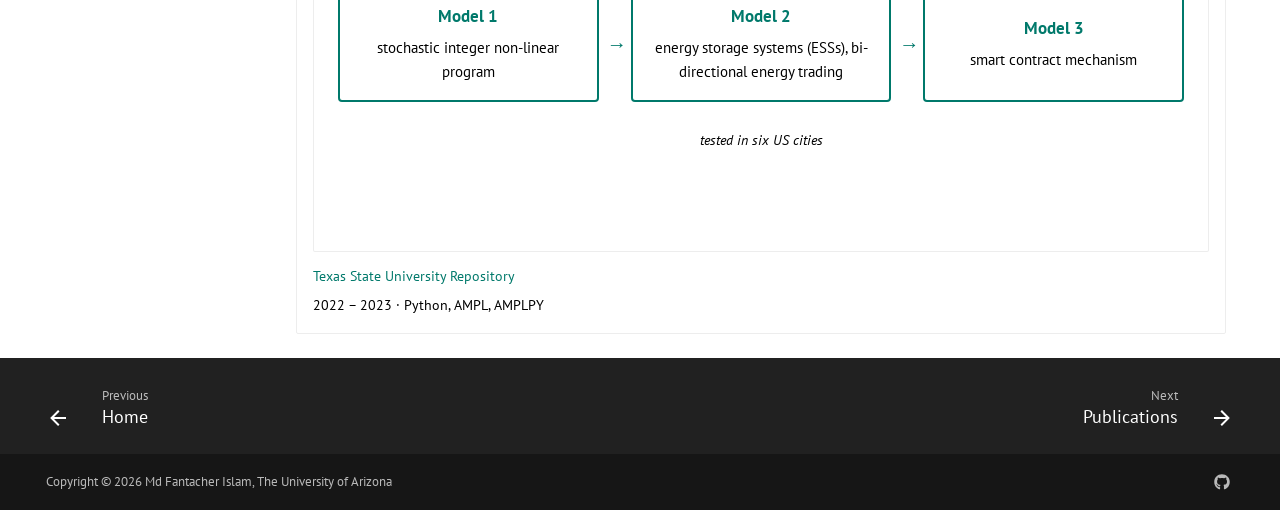
<file: research.html>
<!DOCTYPE html>
<html lang="en" data-md-color-scheme="default">
<head>
  <meta charset="UTF-8">
  <meta name="viewport" content="width=device-width, initial-scale=1">
  <title>Research, Md Fantacher Islam</title>
  <meta name="description" content="Research and academic projects of Md Fantacher Islam.">
  <meta name="author" content="Md Fantacher Islam">

  <link rel="preconnect" href="https://fonts.googleapis.com">
  <link rel="preconnect" href="https://fonts.gstatic.com" crossorigin>
  <link href="https://fonts.googleapis.com/css2?family=PT+Sans:ital,wght@0,400;0,700;1,400;1,700&family=Roboto+Mono:wght@400;700&display=swap" rel="stylesheet">
  <link rel="stylesheet" href="/style.css">
  <script>try{var s=localStorage.getItem('md-color-scheme');if(s)document.documentElement.setAttribute('data-md-color-scheme',s)}catch(e){}</script>
</head>
<body>
  <input class="md-toggle" type="checkbox" id="__drawer" autocomplete="off">
  <label class="md-overlay" for="__drawer"></label>
  <a href="#content" class="md-skip">Skip to content</a>

  <header class="md-header">
    <nav class="md-header__inner md-grid" aria-label="Header">
      <a href="/" class="md-header__button md-logo" title="Md Fantacher Islam" aria-label="Md Fantacher Islam"><svg xmlns="http://www.w3.org/2000/svg" viewBox="0 0 24 24"><path d="M12 3 1 9l11 6 9-4.91V17h2V9M5 13.18v4L12 21l7-3.82v-4L12 17z"/></svg></a>
      <label class="md-header__button md-icon md-header__menu" for="__drawer" aria-label="Open navigation"><svg xmlns="http://www.w3.org/2000/svg" viewBox="0 0 24 24"><path d="M3 6h18v2H3zm0 5h18v2H3zm0 5h18v2H3z"/></svg></label>
      <div class="md-header__title">
        <div class="md-header__ellipsis">
          <div class="md-header__topic"><span class="md-ellipsis">Md Fantacher Islam</span></div>
          <div class="md-header__topic md-header__topic--page"><span class="md-ellipsis">Research</span></div>
        </div>
      </div>
      <button type="button" class="md-header__button md-icon md-palette" aria-label="Switch color scheme">
        <span class="md-palette__dark" title="Dark mode"><svg xmlns="http://www.w3.org/2000/svg" viewBox="0 0 24 24"><path d="m17.75 4.09-2.53 1.94.91 3.06-2.63-1.81-2.63 1.81.91-3.06-2.53-1.94L12.44 4l1.06-3 1.06 3zm3.5 6.91-1.64 1.25.59 1.98-1.7-1.17-1.7 1.17.59-1.98L15.75 11l2.06-.05L18.5 9l.69 1.95zm-2.28 4.95c.83-.08 1.72 1.1 1.19 1.85-.32.45-.66.87-1.08 1.27C15.17 23 8.84 23 4.94 19.07c-3.91-3.9-3.91-10.24 0-14.14.4-.4.82-.76 1.27-1.08.75-.53 1.93.36 1.85 1.19-.27 2.86.69 5.83 2.89 8.02a9.96 9.96 0 0 0 8.02 2.89m-1.64 2.02a12.08 12.08 0 0 1-7.8-3.47c-2.17-2.19-3.33-5-3.49-7.82-2.81 3.14-2.7 7.96.31 10.98 3.02 3.01 7.84 3.12 10.98.31"/></svg></span>
        <span class="md-palette__light" title="Light mode"><svg xmlns="http://www.w3.org/2000/svg" viewBox="0 0 24 24"><path d="M12 7a5 5 0 0 1 5 5 5 5 0 0 1-5 5 5 5 0 0 1-5-5 5 5 0 0 1 5-5m0 2a3 3 0 0 0-3 3 3 3 0 0 0 3 3 3 3 0 0 0 3-3 3 3 0 0 0-3-3m0-7 2.39 3.42C13.65 5.15 12.84 5 12 5s-1.65.15-2.39.42zM3.34 7l4.16-.35A7.2 7.2 0 0 0 5.94 8.5c-.44.74-.69 1.5-.83 2.29zm.02 10 1.76-3.77a7.131 7.131 0 0 0 2.38 4.14zM20.65 7l-1.77 3.79a7.02 7.02 0 0 0-2.38-4.15zm-.01 10-4.14.36c.59-.51 1.12-1.14 1.54-1.86.42-.73.69-1.5.83-2.29zM12 22l-2.41-3.44c.74.27 1.55.44 2.41.44.82 0 1.63-.17 2.37-.44z"/></svg></span>
      </button>
    </nav>
  </header>
  <nav class="md-tabs" aria-label="Tabs">
    <div class="md-grid">
      <ul class="md-tabs__list">
        <li class="md-tabs__item">
          <a href="/" class="md-tabs__link">Home</a>
        </li>
        <li class="md-tabs__item md-tabs__item--active">
          <a href="/research" class="md-tabs__link">Research</a>
        </li>
        <li class="md-tabs__item">
          <a href="/publications" class="md-tabs__link">Publications</a>
        </li>
        <li class="md-tabs__item">
          <a href="/awards" class="md-tabs__link">Awards</a>
        </li>
        <li class="md-tabs__item">
          <a href="/contact" class="md-tabs__link">Contact</a>
        </li>
      </ul>
    </div>
  </nav>

  <div class="md-container">
    <main class="md-main">
      <div class="md-main__inner md-grid">
        <div class="md-sidebar md-sidebar--primary">
          <div class="md-sidebar__inner">
            <nav class="md-nav md-nav--primary" aria-label="Navigation">
              <label class="md-nav__title" for="__drawer">
                <span class="md-nav__button md-logo"><svg xmlns="http://www.w3.org/2000/svg" viewBox="0 0 24 24"><path d="M12 3 1 9l11 6 9-4.91V17h2V9M5 13.18v4L12 21l7-3.82v-4L12 17z"/></svg></span>
                Md Fantacher Islam
              </label>
              <ul class="md-nav__list">
                <li class="md-nav__item">
                  <a href="/" class="md-nav__link">Home</a>
                </li>
                <li class="md-nav__item md-nav__item--active">
                  <a href="/research" class="md-nav__link md-nav__link--active">Research</a>
                  <nav class="md-nav md-nav--secondary" aria-label="Table of contents">
                    <ul class="md-nav__list">
                      <li class="md-nav__item">
                        <a href="#current" class="md-nav__link">Current</a>
                      </li>
                      <li class="md-nav__item">
                        <a href="#past" class="md-nav__link">Past</a>
                      </li>
                    </ul>
                  </nav>
                </li>
                <li class="md-nav__item">
                  <a href="/publications" class="md-nav__link">Publications</a>
                </li>
                <li class="md-nav__item">
                  <a href="/awards" class="md-nav__link">Awards</a>
                </li>
                <li class="md-nav__item">
                  <a href="/contact" class="md-nav__link">Contact</a>
                </li>
              </ul>
            </nav>
          </div>
        </div>
        <div class="md-content" id="content">
          <article class="md-content__inner md-typeset">
          <h1 id="research">Research</h1>
          <p>Selected research and academic projects.</p>

          <h2 id="current">Current</h2>
          <div class="grid cards projects">
          <ul>
          <li>
          <p><strong>Digital Twin Framework (DINIRS)</strong></p>
          <p class="card-tag">Causal inference · Digital twin</p>
          <hr>
          <p>Choosing between noninvasive respiratory support (NIRS) and invasive mechanical ventilation (IMV) for patients with acute respiratory failure is a complex, time-sensitive decision with heterogeneous treatment effects across patient subgroups. We developed and validated a censoring-aware Digital Twin framework for Individualized Treatment Effects of Non-Invasive Respiratory Support (DINIRS) to estimate individualized treatment effects (ITEs) that capture mortality and ventilation duration.</p>
          <p class="card-links"><a href="https://arxiv.org/abs/2608.26915" target="_blank" rel="noopener">arXiv</a></p>
          </li>
          <li>
          <p><strong>Long COVID Trajectories</strong></p>
          <p class="card-tag">Clinical informatics · National Institutes of Health (NIH)</p>
          <hr>
          <p>Ongoing work with the NIH RECOVER Adult Cohort.</p>
          <p class="card-links"><a href="https://recovercovid.org/" target="_blank" rel="noopener">NIH RECOVER Initiative</a></p>
          </li>
          </ul>
          </div>

          <h2 id="past">Past</h2>
          <div class="grid cards projects">
          <ul>
          <li>
          <p><strong>NIRS Ontology for Acute Care</strong></p>
          <p class="card-tag">Biomedical ontology</p>
          <hr>
          <p>In this study, we introduced NIRS ontology to support knowledge representation in acute care settings by providing a unified framework that enhances data clarity and interoperability, laying the groundwork for future clinical decision-making research. The ontology has 145 classes, 11 object properties, and 18 data properties across 949 axioms that establish concept relationships.</p>
          <iframe class="card-embed" src="https://vsubbian.github.io/NIRS-Ontology/NIRS_Class_Hierarchy.html" title="NIRS ontology class hierarchy" loading="lazy"></iframe>
          <p class="card-links"><a href="https://doi.org/10.1371/journal.pone.0348199" target="_blank" rel="noopener">DOI</a> · <a href="https://pubmed.ncbi.nlm.nih.gov/42081537/" target="_blank" rel="noopener">PubMed</a> · <a href="https://bioportal.bioontology.org/ontologies/NIRS" target="_blank" rel="noopener">BioPortal</a> · <a href="https://github.com/vsubbian/NIRS-Ontology" target="_blank" rel="noopener">GitHub</a></p>
          <p class="card-meta">Nov 2024 – Jul 2025 · OWL, Protégé, MIMIC-IV</p>
          </li>
          <li>
          <p><strong>ICU Liberation Bundle Standardization</strong></p>
          <p class="card-tag">Health informatics</p>
          <hr>
          <p>This study aims to characterize data elements of the A-F liberation bundle using a large, single-center critical care database and to develop standardized bundle cards that map bundle components to controlled vocabularies. We developed and validated six ICU Liberation Bundle cards that map bundle components to standardized vocabularies and CDMs, enabling retrospective adherence evaluation in real-world data.</p>
          <div class="card-embed viz viz-bundle" aria-label="ICU Liberation Bundle components A to F">
            <ol class="viz-bundle__steps">
              <li class="is-active">A</li><li>B</li><li>C</li><li>D</li><li>E</li><li>F</li>
            </ol>
            <div class="viz-bundle__defs">
              <div class="viz-bundle__card is-active">
                <p class="viz-bundle__def">A: Assessment, Prevention, and Management of Pain</p>
                <ul class="viz-bundle__map">
                  <li class="viz-bundle__head"><span>Clinical Concept</span><span>Standardized Vocabulary: Code</span><span>CDM Table</span></li>
                  <li><span>CPOT: Total Score</span><span>OMOP Extension: OMOP5214819</span><span>Measurement</span></li>
                  <li><span>Numeric Pain Rating Scale (NRS)</span><span>SNOMED: 1284852002</span><span>Measurement</span></li>
                </ul>
              </div>
              <div class="viz-bundle__card">
                <p class="viz-bundle__def">B: SAT: Spontaneous Awakening Trials &amp; SBT: Spontaneous Breathing Trials</p>
                <ul class="viz-bundle__map">
                  <li class="viz-bundle__head"><span>Clinical Concept</span><span>Standardized Vocabulary: Code</span><span>CDM Table</span></li>
                  <li><span>Sedative</span><span>SNOMED: 372614000</span><span>Drug</span></li>
                  <li><span>SBT Started</span><span>LOINC: 93203-8</span><span>Observation</span></li>
                </ul>
              </div>
              <div class="viz-bundle__card">
                <p class="viz-bundle__def">C: Choice of Analgesia and Sedation levels</p>
                <ul class="viz-bundle__map">
                  <li class="viz-bundle__head"><span>Clinical Concept</span><span>Standardized Vocabulary: Code</span><span>CDM Table</span></li>
                  <li><span>RASS Score</span><span>SNOMED: 457441000124102</span><span>Measurement</span></li>
                  <li><span>Sedative Medications</span><span>RxNorm</span><span>Drug</span></li>
                </ul>
              </div>
              <div class="viz-bundle__card">
                <p class="viz-bundle__def">D: Delirium: Assess, Prevent, and Manage</p>
                <ul class="viz-bundle__map">
                  <li class="viz-bundle__head"><span>Clinical Concept</span><span>Standardized Vocabulary: Code</span><span>CDM Table</span></li>
                  <li><span>CAM-ICU Inattention</span><span>LOINC: 106402-1</span><span>Observation</span></li>
                  <li><span>Delirium Assessment Status</span><span>SNOMED: 733870009</span><span>Procedure</span></li>
                </ul>
              </div>
              <div class="viz-bundle__card">
                <p class="viz-bundle__def">E: Early Mobility and Exercise</p>
                <ul class="viz-bundle__map">
                  <li class="viz-bundle__head"><span>Clinical Concept</span><span>Standardized Vocabulary: Code</span><span>CDM Table</span></li>
                  <li><span>Range of Motion (ROM) Status</span><span>SNOMED: 228528009</span><span>Procedure</span></li>
                  <li><span>Sit to Stand Ability</span><span>LOINC: 89393-3</span><span>Observation</span></li>
                </ul>
              </div>
              <div class="viz-bundle__card">
                <p class="viz-bundle__def">F: Family Engagement and Empowerment</p>
                <ul class="viz-bundle__map">
                  <li class="viz-bundle__head"><span>Clinical Concept</span><span>Standardized Vocabulary: Code</span><span>CDM Table</span></li>
                  <li><span>Family Communication</span><span>SNOMED: 14641000202103</span><span>Observation</span></li>
                  <li><span>Family Meeting</span><span>SNOMED: 711070007</span><span>Observation</span></li>
                </ul>
              </div>
            </div>
          </div>
          <p class="card-links"><a href="https://doi.org/10.1055/a-2802-7458" target="_blank" rel="noopener">DOI</a> · <a href="https://pubmed.ncbi.nlm.nih.gov/41633406/" target="_blank" rel="noopener">PubMed</a></p>
          <p class="card-meta">Jan – Nov 2024 · Python, SQL, MIMIC-IV</p>
          </li>
          <li>
          <p><strong>Fungal Infections in the <em>All of Us</em> Research Program</strong></p>
          <p class="card-tag">Clinical informatics</p>
          <hr>
          <p>Fungal infections, such as coccidioidomycosis, aspergillosis, and histoplasmosis, represent a growing public health concern in the United States. We constructed three cohorts, coccidioidomycosis (n = 1,171), aspergillosis (n = 687), and histoplasmosis (n = 347), among 393,601 participants with electronic health record data.</p>
          <div class="card-embed viz-maps" aria-label="Maps of coccidioidomycosis, aspergillosis, histoplasmosis and All of Us participants">
            <ol class="viz-maps__names">
              <li class="is-active">Coccidioidomycosis</li>
              <li>Aspergillosis</li>
              <li>Histoplasmosis</li>
              <li><em>All of Us</em> participants</li>
            </ol>
            <div class="viz-maps__frame">
              <img class="is-active" src="/images/fungal-map-a.png" alt="Coccidioidomycosis" loading="lazy">
              <img src="/images/fungal-map-b.png" alt="Aspergillosis" loading="lazy">
              <img src="/images/fungal-map-c.png" alt="Histoplasmosis" loading="lazy">
              <img src="/images/fungal-map-d.png" alt="All of Us participants" loading="lazy">
            </div>
          </div>
          <p class="card-links"><a href="https://arxiv.org/abs/2512.21952" target="_blank" rel="noopener">arXiv</a></p>
          <p class="card-meta">Mar – Jul 2025 · Python, SQL, <em>All of Us</em> Research Program</p>
          </li>
          <li>
          <p><strong>Distributed Generation with Wind Turbines &amp; Smart Contracts</strong></p>
          <p class="card-tag">Energy systems</p>
          <hr>
          <p>This study develops and solves three mathematical optimization models to determine wind turbines' optimal siting and sizing in distributed generation (DG) systems operating in industrial parks or residential house settings that may connect to a substation or operate in an islanded mode. The third model integrates a smart contract mechanism into the second model to also ensure transparent, secure, and efficient energy transactions between the factories (or houses).</p>
          <div class="card-embed viz viz-models" aria-label="Three optimization models">
            <ol class="viz-models__steps">
              <li><strong>Model 1</strong><span>stochastic integer non-linear program</span></li>
              <li><strong>Model 2</strong><span>energy storage systems (ESSs), bi-directional energy trading</span></li>
              <li><strong>Model 3</strong><span>smart contract mechanism</span></li>
            </ol>
            <p class="viz-caption">tested in six US cities</p>
          </div>
          <p class="card-links"><a href="https://tdl-ir.tdl.org/items/1cc72b59-cbc9-4e21-9222-5c7527f79971" target="_blank" rel="noopener">Texas State University Repository</a></p>
          <p class="card-meta">2022 – 2023 · Python, AMPL, AMPLPY</p>
          </li>
          </ul>
          </div>
          </article>
        </div>
      </div>
    </main>

    <footer class="md-footer">
      <nav class="md-footer__inner md-grid" aria-label="Footer">
      <a href="/" class="md-footer__link md-footer__link--prev" aria-label="Previous: Home">
        <div class="md-footer__button md-icon"><svg xmlns="http://www.w3.org/2000/svg" viewBox="0 0 24 24"><path d="M20 11v2H8l5.5 5.5-1.42 1.42L4.16 12l7.92-7.92L13.5 5.5 8 11z"/></svg></div>
        <div class="md-footer__title">
          <span class="md-footer__direction">Previous</span>
          <div class="md-ellipsis">Home</div>
        </div>
      </a>
      <a href="/publications" class="md-footer__link md-footer__link--next" aria-label="Next: Publications">
        <div class="md-footer__title">
          <span class="md-footer__direction">Next</span>
          <div class="md-ellipsis">Publications</div>
        </div>
        <div class="md-footer__button md-icon"><svg xmlns="http://www.w3.org/2000/svg" viewBox="0 0 24 24"><path d="M4 11v2h12l-5.5 5.5 1.42 1.42L19.84 12l-7.92-7.92L10.5 5.5 16 11z"/></svg></div>
      </a>
      </nav>
      <div class="md-footer-meta">
        <div class="md-footer-meta__inner md-grid">
          <div class="md-copyright">
            <div class="md-copyright__highlight">Copyright &copy; 2026 Md Fantacher Islam, The University of Arizona</div>
          </div>
          <div class="md-social">
            <a href="https://github.com/fantacherjoy" target="_blank" rel="noopener" title="github.com" class="md-social__link"><svg xmlns="http://www.w3.org/2000/svg" viewBox="0 0 512 512"><path d="M173.9 397.4c0 2-2.3 3.6-5.2 3.6-3.3.3-5.6-1.3-5.6-3.6 0-2 2.3-3.6 5.2-3.6 3-.3 5.6 1.3 5.6 3.6m-31.1-4.5c-.7 2 1.3 4.3 4.3 4.9 2.6 1 5.6 0 6.2-2s-1.3-4.3-4.3-5.2c-2.6-.7-5.5.3-6.2 2.3m44.2-1.7c-2.9.7-4.9 2.6-4.6 4.9.3 2 2.9 3.3 5.9 2.6 2.9-.7 4.9-2.6 4.6-4.6-.3-1.9-3-3.2-5.9-2.9M252.8 8C114.1 8 8 113.3 8 252c0 110.9 69.8 205.8 169.5 239.2 12.8 2.3 17.3-5.6 17.3-12.1 0-6.2-.3-40.4-.3-61.4 0 0-70 15-84.7-29.8 0 0-11.4-29.1-27.8-36.6 0 0-22.9-15.7 1.6-15.4 0 0 24.9 2 38.6 25.8 21.9 38.6 58.6 27.5 72.9 20.9 2.3-16 8.8-27.1 16-33.7-55.9-6.2-112.3-14.3-112.3-110.5 0-27.5 7.6-41.3 23.6-58.9-2.6-6.5-11.1-33.3 2.6-67.9 20.9-6.5 69 27 69 27 20-5.6 41.5-8.5 62.8-8.5s42.8 2.9 62.8 8.5c0 0 48.1-33.6 69-27 13.7 34.7 5.2 61.4 2.6 67.9 16 17.7 25.8 31.5 25.8 58.9 0 96.5-58.9 104.2-114.8 110.5 9.2 7.9 17 22.9 17 46.4 0 33.7-.3 75.4-.3 83.6 0 6.5 4.6 14.4 17.3 12.1C436.2 457.8 504 362.9 504 252 504 113.3 391.5 8 252.8 8M105.2 352.9c-1.3 1-1 3.3.7 5.2 1.6 1.6 3.9 2.3 5.2 1 1.3-1 1-3.3-.7-5.2-1.6-1.6-3.9-2.3-5.2-1m-10.8-8.1c-.7 1.3.3 2.9 2.3 3.9 1.6 1 3.6.7 4.3-.7.7-1.3-.3-2.9-2.3-3.9-2-.6-3.6-.3-4.3.7m32.4 35.6c-1.6 1.3-1 4.3 1.3 6.2 2.3 2.3 5.2 2.6 6.5 1 1.3-1.3.7-4.3-1.3-6.2-2.2-2.3-5.2-2.6-6.5-1m-11.4-14.7c-1.6 1-1.6 3.6 0 5.9s4.3 3.3 5.6 2.3c1.6-1.3 1.6-3.9 0-6.2-1.4-2.3-4-3.3-5.6-2"/></svg></a>
          </div>
        </div>
      </div>
    </footer>
  </div>

  <script src="/script.js"></script>
</body>
</html>
</file>
<file: style.css>
/* Layout and palette follow the Material for MkDocs theme used by healthseil.github.io */

:root,
[data-md-color-scheme="default"] {
  --md-primary-fg-color:        #00796b;
  --md-primary-fg-color--light: #26a69a;
  --md-primary-fg-color--dark:  #004d40;
  --md-primary-bg-color:        #ffffff;
  --md-primary-bg-color--light: #ffffffb3;
  --md-accent-fg-color:         #526cfe;
  --md-accent-fg-color--transparent: #526cfe1a;

  --md-default-bg-color:           #ffffff;
  --md-default-fg-color:           #000000;
  --md-default-fg-color--light:    #000000;
  --md-default-fg-color--lighter:  #000000;
  --md-default-fg-color--lightest: #00000012;

  --md-typeset-a-color:   var(--md-primary-fg-color);
  --md-typeset-table-color: #0000001f;
  --md-shadow-z1: 0 .2rem .5rem #0000000d, 0 0 .05rem #0000001a;
  --md-shadow-z2: 0 .2rem .5rem #0000001a, 0 0 .05rem #00000040;

  --md-footer-fg-color:          #ffffff;
  --md-footer-fg-color--light:   #ffffffb3;
  --md-footer-fg-color--lighter: #ffffff73;
  --md-footer-bg-color:          #000000de;
  --md-footer-bg-color--dark:    #00000052;

  --md-admonition-quote: #9e9e9e;

  --md-text-font: "PT Sans", -apple-system, BlinkMacSystemFont, Helvetica, Arial, sans-serif;
  --md-code-font: "Roboto Mono", SFMono-Regular, Consolas, Menlo, monospace;

  color-scheme: light;
}

[data-md-color-scheme="slate"] {
  --md-primary-fg-color:        #00796b;
  --md-primary-fg-color--light: #26a69a;
  --md-primary-fg-color--dark:  #004d40;
  --md-accent-fg-color:         #ffff00;
  --md-accent-fg-color--transparent: #ffff001a;

  --md-default-bg-color:           hsl(232, 15%, 14%);
  --md-default-fg-color:           hsla(232, 15%, 90%, .82);
  --md-default-fg-color--light:    hsla(232, 15%, 90%, .56);
  --md-default-fg-color--lighter:  hsla(232, 15%, 90%, .32);
  --md-default-fg-color--lightest: hsla(232, 15%, 90%, .12);

  --md-typeset-a-color:   #4db6ac;
  --md-typeset-table-color: hsla(232, 15%, 95%, .12);
  --md-shadow-z1: 0 .2rem .5rem #0000000d, 0 0 .05rem #0000001a;
  --md-shadow-z2: 0 .2rem .5rem #00000040, 0 0 .05rem #00000040;

  --md-footer-bg-color:       hsla(232, 15%, 10%, .87);
  --md-footer-bg-color--dark: hsla(232, 15%, 8%, 1);

  color-scheme: dark;
}

*, *::before, *::after { box-sizing: inherit; }

html {
  box-sizing: border-box;
  font-size: 125%;
  height: 100%;
  overflow-x: hidden;
  -webkit-text-size-adjust: none;
  text-size-adjust: none;
}
@media screen and (min-width: 100em) { html { font-size: 137.5%; } }
@media screen and (min-width: 125em) { html { font-size: 150%; } }

body {
  margin: 0;
  position: relative;
  display: flex;
  flex-direction: column;
  min-height: 100%;
  width: 100%;
  font-family: var(--md-text-font);
  font-size: .5rem;
  background-color: var(--md-default-bg-color);
  color: var(--md-default-fg-color);
  -webkit-font-smoothing: antialiased;
  -moz-osx-font-smoothing: grayscale;
  font-feature-settings: "kern", "liga";
}

a { color: inherit; text-decoration: none; }
svg { display: block; }

.md-grid {
  max-width: 61rem;
  margin-left: auto;
  margin-right: auto;
}

.md-toggle { display: none; }

.md-skip {
  position: fixed;
  z-index: -1;
  margin: .5rem;
  padding: .3rem .5rem;
  transform: translateY(.4rem);
  border-radius: .1rem;
  background-color: var(--md-default-fg-color);
  color: var(--md-default-bg-color);
  font-size: .64rem;
  opacity: 0;
  outline-color: var(--md-accent-fg-color);
}
.md-skip:focus { z-index: 10; transform: translateY(0); opacity: 1; transition: transform .25s cubic-bezier(.4,0,.2,1), opacity .175s 75ms; }

/* Header */

.md-header {
  position: sticky;
  top: 0;
  right: 0;
  left: 0;
  z-index: 4;
  height: auto;
  background-color: var(--md-primary-fg-color);
  color: var(--md-primary-bg-color);
  box-shadow: 0 0 .2rem #0000001a, 0 .2rem .4rem #0003;
}
.md-header__inner {
  display: flex;
  align-items: center;
  padding: 0 .2rem;
}
.md-header__button {
  position: relative;
  z-index: 1;
  margin: .2rem;
  padding: .4rem;
  color: currentcolor;
  vertical-align: middle;
  cursor: pointer;
  background: none;
  border: 0;
  font: inherit;
  transition: opacity .25s;
}
.md-header__button:hover { opacity: .7; }
.md-header__button svg { width: 1.2rem; height: 1.2rem; fill: currentcolor; }
.md-header__button.md-logo { margin: .2rem; padding: .4rem; }
.md-header__button.md-logo svg { width: 1.2rem; height: 1.2rem; }

.md-header__title {
  flex-grow: 1;
  height: 2.4rem;
  margin-left: 1rem;
  margin-right: .4rem;
  font-size: .9rem;
  line-height: 2.4rem;
}
.md-header__ellipsis {
  position: relative;
  width: 100%;
  height: 100%;
}
.md-header__topic {
  position: absolute;
  display: flex;
  max-width: 100%;
  font-weight: 700;
  white-space: nowrap;
  transition: transform .4s cubic-bezier(.1,.7,.1,1), opacity .15s;
}
.md-header__topic + .md-header__topic {
  z-index: -1;
  pointer-events: none;
  opacity: 0;
  transform: translateX(1.25rem);
  transition: transform .4s cubic-bezier(1,.7,.1,.1), opacity .15s;
}
.md-header--topic .md-header__topic {
  z-index: -1;
  pointer-events: none;
  opacity: 0;
  transform: translateX(-1.25rem);
  transition: transform .4s cubic-bezier(1,.7,.1,.1), opacity .15s;
}
.md-header--topic .md-header__topic + .md-header__topic {
  z-index: 0;
  pointer-events: auto;
  opacity: 1;
  transform: translateX(0);
  transition: transform .4s cubic-bezier(.1,.7,.1,1), opacity .15s;
}
.md-ellipsis {
  overflow: hidden;
  text-overflow: ellipsis;
  white-space: nowrap;
}

.md-palette__light { display: none; }
[data-md-color-scheme="slate"] .md-palette__dark { display: none; }
[data-md-color-scheme="slate"] .md-palette__light { display: block; }

/* Tabs */

.md-tabs {
  display: block;
  width: 100%;
  overflow: auto;
  background-color: var(--md-primary-fg-color);
  color: var(--md-primary-bg-color);
  line-height: 1.3;
}
.md-tabs__list {
  margin: 0 0 0 .2rem;
  padding: 0;
  list-style: none;
  white-space: nowrap;
  contain: content;
}
.md-tabs__item {
  display: inline-block;
  height: 2.4rem;
  padding-left: .6rem;
  padding-right: .6rem;
}
.md-tabs__link {
  display: block;
  margin-top: .8rem;
  font-size: .7rem;
  opacity: .7;
  outline-color: var(--md-accent-fg-color);
  transition: transform .4s cubic-bezier(.1,.7,.1,1), opacity .25s;
}
.md-tabs__item--active .md-tabs__link,
.md-tabs__link:hover,
.md-tabs__link:focus { color: inherit; opacity: 1; }

/* Main */

.md-container {
  display: flex;
  flex-direction: column;
  flex-grow: 1;
}
.md-main { flex-grow: 1; }
.md-main__inner {
  display: flex;
  height: 100%;
  margin-top: 1.5rem;
}

.md-content {
  flex-grow: 1;
  min-width: 0;
}
.md-content__inner {
  margin: 0 .8rem 1.2rem;
  padding-top: .6rem;
}
.md-content__inner::before {
  content: "";
  display: block;
  height: .4rem;
}
.md-content__inner > :last-child { margin-bottom: 0; }

/* Sidebar */

.md-sidebar {
  position: sticky;
  top: 2.4rem;
  flex-shrink: 0;
  align-self: flex-start;
  width: 12.1rem;
  padding: 1.2rem 0;
}
.md-sidebar__inner {
  max-height: calc(100vh - 4.8rem);
  overflow-y: auto;
  scrollbar-width: thin;
  scrollbar-color: var(--md-default-fg-color--lighter) transparent;
}

.md-nav {
  font-size: .7rem;
  line-height: 1.3;
}
.md-nav__title {
  display: block;
  padding: 0 .6rem;
  overflow: hidden;
  font-weight: 700;
  text-overflow: ellipsis;
  color: var(--md-default-fg-color--light);
}
.md-nav__title .md-nav__button { display: none; }
.md-nav__list {
  margin: 0;
  padding: 0;
  list-style: none;
}
.md-nav__item { padding: 0 .6rem; }
.md-nav__item .md-nav__item { padding-right: 0; }
.md-nav__link {
  display: flex;
  margin-top: .625em;
  overflow: hidden;
  text-overflow: ellipsis;
  scroll-snap-align: start;
  transition: color 125ms;
  cursor: pointer;
}
.md-nav__link:hover,
.md-nav__link:focus { color: var(--md-accent-fg-color); }
.md-nav__link--active { color: var(--md-typeset-a-color); }
.md-nav--secondary .md-nav__link--active { color: var(--md-typeset-a-color); }
.md-nav--secondary .md-nav__link--passed { color: var(--md-default-fg-color--light); }
.md-nav--secondary .md-nav__link--passed:hover { color: var(--md-accent-fg-color); }

/* Overlay for the mobile drawer */

.md-overlay {
  position: fixed;
  top: 0;
  z-index: 5;
  width: 0;
  height: 0;
  background-color: #0000008a;
  opacity: 0;
  transition: width 0ms .25s, height 0ms .25s, opacity .25s;
}

@media screen and (min-width: 76.25em) {
  .md-header__menu,
  .md-nav__title { display: none; }
  .md-nav--primary > .md-nav__list > .md-nav__item:not(.md-nav__item--active) { display: none; }
  .md-nav--primary > .md-nav__list > .md-nav__item--active > .md-nav__link {
    margin-top: 0;
    font-weight: 700;
    color: var(--md-default-fg-color);
    pointer-events: none;
  }
  .md-nav--secondary > .md-nav__list { margin-top: .4rem; }
  .md-content { max-width: calc(100% - 12.1rem); }
  .md-content__inner { margin-left: 1.2rem; margin-right: 1.2rem; }
}

@media screen and (max-width: 76.234375em) {
  .md-header__button.md-logo { display: none; }
  .md-tabs { display: none; }
  .md-header__title { margin-left: .4rem; }

  .md-sidebar--primary {
    position: fixed;
    top: 0;
    left: -12.1rem;
    z-index: 5;
    display: block;
    width: 12.1rem;
    height: 100%;
    padding: 0;
    background-color: var(--md-default-bg-color);
    transform: translateX(0);
    transition: transform .25s cubic-bezier(.4,0,.2,1), box-shadow .25s;
  }
  .md-sidebar--primary .md-sidebar__inner { max-height: 100%; height: 100%; }
  #__drawer:checked ~ .md-container .md-sidebar--primary {
    transform: translateX(12.1rem);
    box-shadow: var(--md-shadow-z2);
  }
  #__drawer:checked ~ .md-overlay {
    width: 100%;
    height: 100%;
    opacity: 1;
    transition: width 0ms, height 0ms, opacity .25s;
  }
  .md-nav--primary .md-nav__title {
    position: relative;
    display: flex;
    flex-direction: column;
    justify-content: flex-end;
    height: 5.6rem;
    padding: 0 .8rem .2rem;
    line-height: 2.4rem;
    white-space: nowrap;
    cursor: pointer;
    background-color: var(--md-primary-fg-color);
    color: var(--md-primary-bg-color);
  }
  .md-nav--primary .md-nav__title .md-nav__button {
    position: absolute;
    top: .2rem;
    left: .2rem;
    display: block;
    margin: .2rem;
    padding: .4rem;
  }
  .md-nav--primary .md-nav__title .md-nav__button svg { width: 2.4rem; height: 2.4rem; fill: currentcolor; }
  .md-nav--primary .md-nav__list { padding: .4rem 0; }
  .md-nav--primary > .md-nav__list > .md-nav__item { padding: 0; border-top: .05rem solid var(--md-default-fg-color--lightest); }
  .md-nav--primary > .md-nav__list > .md-nav__item:first-child { border-top: 0; }
  .md-nav--primary > .md-nav__list > .md-nav__item > .md-nav__link { margin-top: 0; padding: .6rem .8rem; }
  .md-nav--primary .md-nav--secondary { padding: 0 .8rem .4rem; }
  .md-nav--primary .md-nav--secondary .md-nav__list { padding: 0; }
  .md-nav--primary .md-nav--secondary .md-nav__item { padding: 0 0 0 .6rem; }
  .md-nav--primary .md-nav--secondary > .md-nav__list > .md-nav__item { padding-left: 0; }
  .md-nav--primary .md-nav--secondary .md-nav__link { margin-top: .4rem; }
  .md-nav { font-size: .7rem; }
}

@media screen and (max-width: 44.984375em) {
  .md-content__inner { margin: 0 .8rem 1.2rem; }
  .md-main__inner { margin-top: .6rem; }
}

/* Typeset */

.md-typeset {
  font-size: .8rem;
  line-height: 1.6;
  color-adjust: exact;
  print-color-adjust: exact;
}
@media print { .md-typeset { font-size: .68rem; } }

.md-typeset p,
.md-typeset ul,
.md-typeset ol,
.md-typeset blockquote,
.md-typeset table { margin: 1em 0; }

.md-typeset h1 {
  margin: 0 0 1.25em;
  color: var(--md-default-fg-color--light);
  font-size: 2em;
  font-weight: 300;
  letter-spacing: -.01em;
  line-height: 1.3;
}
.md-typeset h2 {
  margin: 1.6em 0 .64em;
  font-size: 1.5625em;
  font-weight: 300;
  letter-spacing: -.01em;
  line-height: 1.4;
}
.md-typeset h3 {
  margin: 1.6em 0 .8em;
  font-size: 1.25em;
  font-weight: 400;
  letter-spacing: -.01em;
  line-height: 1.5;
}
.md-typeset h2 + h3 { margin-top: .8em; }
.md-typeset h4 {
  margin: 1em 0;
  font-weight: 700;
  letter-spacing: -.01em;
}
.md-typeset h4 + p { margin-top: -.6em; }
.md-typeset h2[id],
.md-typeset h3[id] { scroll-margin-top: 3.4rem; }

.md-typeset hr {
  display: flow-root;
  margin: 1.5em 0;
  border-bottom: .05rem solid var(--md-default-fg-color--lightest);
  border-top: 0;
  border-left: 0;
  border-right: 0;
}

.md-typeset a {
  color: var(--md-typeset-a-color);
  word-break: break-word;
}
.md-typeset a,
.md-typeset a::before { transition: color 125ms; }
.md-typeset a:hover,
.md-typeset a:focus { color: var(--md-accent-fg-color); }
.md-typeset strong { font-weight: 700; }

.md-typeset ul,
.md-typeset ol { margin-left: .625em; padding: 0; }
.md-typeset ul { list-style-type: disc; }
.md-typeset ol { list-style-type: decimal; }
.md-typeset ul li,
.md-typeset ol li { margin-bottom: .5em; margin-left: 1.25em; }
.md-typeset li p { margin: .5em 0; }
.md-typeset ol.pubs li { margin-bottom: 1em; }

.md-typeset blockquote {
  padding-left: .6rem;
  margin-left: 0;
  margin-right: 0;
  border-left: .2rem solid var(--md-default-fg-color--lighter);
  color: var(--md-default-fg-color--light);
}

.md-typeset .self {
  font-weight: 700;
  text-decoration: underline;
  text-underline-offset: .15em;
}

/* Buttons */

.md-typeset .md-button {
  display: inline-block;
  padding: .625em 2em;
  border: .1rem solid currentcolor;
  border-radius: .1rem;
  color: var(--md-primary-fg-color);
  cursor: pointer;
  font-weight: 700;
  transition: color 125ms, background-color 125ms, border-color 125ms;
}
.md-typeset .md-button--primary {
  background-color: var(--md-primary-fg-color);
  border-color: var(--md-primary-fg-color);
  color: var(--md-primary-bg-color);
}
.md-typeset .md-button:focus,
.md-typeset .md-button:hover {
  background-color: var(--md-accent-fg-color);
  border-color: var(--md-accent-fg-color);
  color: var(--md-primary-bg-color);
}
[data-md-color-scheme="slate"] .md-typeset .md-button:focus,
[data-md-color-scheme="slate"] .md-typeset .md-button:hover { color: #000000de; }

/* Admonitions */

.md-typeset .admonition {
  display: flow-root;
  margin: 1.5625em 0;
  padding: 0 .6rem;
  border: .075rem solid var(--md-admonition-quote);
  border-radius: .2rem;
  background-color: var(--md-default-bg-color);
  box-shadow: var(--md-shadow-z1);
  font-size: .64rem;
  page-break-inside: avoid;
}
.md-typeset .admonition > * { box-sizing: border-box; }
.md-typeset .admonition-title {
  position: relative;
  margin: 0 -.6rem;
  padding: .4rem .6rem .4rem 2rem;
  border-top-left-radius: .1rem;
  border-top-right-radius: .1rem;
  background-color: #9e9e9e1a;
  font-weight: 700;
}
.md-typeset .admonition-title::before {
  content: "";
  position: absolute;
  top: .625em;
  left: .6rem;
  width: 1rem;
  height: 1rem;
  background-color: var(--md-admonition-quote);
  -webkit-mask: url('data:image/svg+xml;charset=utf-8,<svg xmlns="http://www.w3.org/2000/svg" viewBox="0 0 24 24"><path d="M14 17h3l2-4V7h-6v6h3M6 17h3l2-4V7H5v6h3z"/></svg>') center / contain no-repeat;
  mask: url('data:image/svg+xml;charset=utf-8,<svg xmlns="http://www.w3.org/2000/svg" viewBox="0 0 24 24"><path d="M14 17h3l2-4V7h-6v6h3M6 17h3l2-4V7H5v6h3z"/></svg>') center / contain no-repeat;
}
.md-typeset .admonition-title + * { margin-top: 0; }
.md-typeset .admonition > :last-child { margin-bottom: .6rem; }
.md-typeset .admonition > p:not(.admonition-title) { margin-top: .6rem; }

/* Tables */

.md-typeset__table {
  display: block;
  max-width: 100%;
  margin-bottom: .5em;
}
.md-typeset .md-typeset__table table {
  display: table;
  width: 100%;
  margin: 0;
}
.md-typeset table {
  display: inline-block;
  max-width: 100%;
  overflow: auto;
  border: .05rem solid var(--md-typeset-table-color);
  border-radius: .1rem;
  border-spacing: 0;
  font-size: .64rem;
  touch-action: auto;
}
.md-typeset th {
  min-width: 5rem;
  padding: .9375em 1.25em;
  font-weight: 700;
  text-align: left;
  vertical-align: top;
}
.md-typeset td {
  padding: .9375em 1.25em;
  border-top: .05rem solid var(--md-typeset-table-color);
  vertical-align: top;
}
.md-typeset tbody tr { transition: background-color 125ms; }
.md-typeset tbody tr:hover {
  background-color: var(--md-accent-fg-color--transparent);
  box-shadow: 0 .05rem 0 var(--md-default-bg-color) inset;
}
.md-typeset td:first-child { white-space: nowrap; }

/* Grid cards */

.md-typeset .grid {
  display: grid;
  grid-gap: .4rem;
  grid-template-columns: repeat(auto-fit, minmax(min(100%, 16rem), 1fr));
  margin: 1em 0;
}
.md-typeset .grid.cards > ul {
  display: contents;
  margin: 0;
}
.md-typeset .grid.cards > ul > li {
  display: block;
  margin: 0;
  padding: .8rem;
  border: .05rem solid var(--md-default-fg-color--lightest);
  border-radius: .1rem;
  transition: border .25s, box-shadow .25s;
}
.md-typeset .grid.cards > ul > li:hover,
.md-typeset .grid.cards > ul > li:focus-within {
  border-color: #0000;
  box-shadow: var(--md-shadow-z2);
}
.md-typeset .grid.cards > ul > li > hr { margin-top: 1em; margin-bottom: 1em; }
.md-typeset .grid.cards > ul > li > :first-child { margin-top: 0; }
.md-typeset .grid.cards > ul > li > :last-child { margin-bottom: 0; }
.md-typeset .grid.cards p { margin: .5em 0; }
.md-typeset .card-tag {
  font-size: .7rem;
  font-style: italic;
  color: var(--md-default-fg-color--light);
}
.md-typeset .card-meta {
  font-size: .7rem;
  color: var(--md-default-fg-color--light);
}

/* Project entries: one per row */

.md-typeset .grid.projects { grid-template-columns: 1fr; grid-gap: .8rem; }
.md-typeset .card-links { font-size: .7rem; }
.md-typeset .card-embed {
  display: block;
  width: 100%;
  height: 18rem;
  margin: .8em 0;
  border: .05rem solid var(--md-default-fg-color--lightest);
  border-radius: .1rem;
  background-color: #ffffff;
}

/* Animated project graphics, sized like .card-embed */

.md-typeset .viz {
  display: flex;
  flex-direction: column;
  justify-content: center;
  gap: 1rem;
  padding: 1rem 1.2rem;
  box-sizing: border-box;
  background-color: var(--md-default-bg-color);
  overflow: hidden;
}
.md-typeset .viz ol,
.md-typeset .viz ul { list-style: none; margin: 0; padding: 0; }
.md-typeset .viz li { margin: 0; }
.md-typeset .viz-caption { margin: 0; font-size: .7rem; font-style: italic; text-align: center; }

.md-typeset .viz-bundle__steps { display: flex; justify-content: space-between; gap: .4rem; }
.md-typeset .viz-bundle__steps li {
  display: flex;
  align-items: center;
  justify-content: center;
  width: 2.4rem;
  height: 2.4rem;
  border: .1rem solid var(--md-primary-fg-color);
  border-radius: 50%;
  color: var(--md-primary-fg-color);
  font-size: 1rem;
  font-weight: 700;
  transition: background-color .4s, color .4s, transform .4s;
}
.md-typeset .viz-bundle__steps li.is-active {
  background-color: var(--md-primary-fg-color);
  color: var(--md-primary-bg-color);
  transform: scale(1.15);
}
.md-typeset .viz-bundle__defs { position: relative; min-height: 7.5rem; }
.md-typeset .viz-bundle__card {
  position: absolute;
  inset: 0;
  opacity: 0;
  transform: translateY(.4rem);
  transition: opacity .5s, transform .5s;
}
.md-typeset .viz-bundle__card.is-active { opacity: 1; transform: none; }
.md-typeset .viz-bundle__def { margin: 0 0 .6rem; padding: 0 .4rem; font-size: .8rem; font-weight: 700; }
.md-typeset .viz-bundle__map li {
  display: grid;
  grid-template-columns: 2fr 2fr 1fr;
  gap: .6rem;
  padding: .3rem .4rem;
  border-top: .05rem solid var(--md-default-fg-color--lightest);
  font-size: .7rem;
}
.md-typeset .viz-bundle__map li.viz-bundle__head { border-top: 0; font-weight: 700; }
.md-typeset .viz-bundle__map li span:nth-child(2) { color: var(--md-primary-fg-color); }
.md-typeset .viz-bundle__map li.viz-bundle__head span { color: inherit; }

.md-typeset .viz-maps { display: flex; overflow: hidden; color: #000000; }
.md-typeset .viz-maps__names {
  display: flex;
  flex-direction: column;
  justify-content: center;
  gap: .5rem;
  flex: 0 0 10rem;
  margin: 0;
  padding: 0 0 0 1rem;
  list-style: none;
}
.md-typeset .viz-maps__names li {
  margin: 0;
  padding: .3rem .5rem;
  border-left: .15rem solid transparent;
  font-size: .8rem;
  cursor: pointer;
  transition: border-color .4s, color .4s;
}
.md-typeset .viz-maps__names li.is-active {
  border-left-color: var(--md-primary-fg-color);
  color: var(--md-primary-fg-color);
  font-weight: 700;
}
.md-typeset .viz-maps__frame { position: relative; flex: 1; }
.md-typeset .viz-maps__frame img {
  position: absolute;
  inset: .4rem;
  width: calc(100% - .8rem);
  height: calc(100% - .8rem);
  object-fit: contain;
  opacity: 0;
  transition: opacity .8s;
}
.md-typeset .viz-maps__frame img.is-active { opacity: 1; }

.md-typeset .viz-models__steps { display: flex; align-items: stretch; gap: 1.6rem; }
.md-typeset .viz-models__steps li {
  position: relative;
  flex: 1;
  display: flex;
  flex-direction: column;
  justify-content: center;
  gap: .3rem;
  padding: .8rem;
  border: .1rem solid var(--md-primary-fg-color);
  border-radius: .2rem;
  font-size: .75rem;
  text-align: center;
}
.md-typeset .viz-models__steps li strong { color: var(--md-primary-fg-color); font-size: .85rem; }
.md-typeset .viz-models__steps li + li::before {
  content: "→";
  position: absolute;
  left: -1.3rem;
  top: 50%;
  transform: translateY(-50%);
  color: var(--md-primary-fg-color);
  font-size: 1rem;
}

/* Model boxes appear once scrolled into view */
.js-viz .viz-models .viz-models__steps li { opacity: 0; transform: translateY(.6rem); transition: opacity .6s, transform .6s; }
.js-viz .viz-models.is-visible .viz-models__steps li { opacity: 1; transform: none; }
.js-viz .viz-models .viz-models__steps li:nth-child(2) { transition-delay: .5s; }
.js-viz .viz-models .viz-models__steps li:nth-child(3) { transition-delay: 1s; }

@media screen and (max-width: 44.984375em) {
  .md-typeset .viz { height: auto; min-height: 18rem; }
  .md-typeset .viz-maps { flex-direction: column; height: 18rem; }
  .md-typeset .viz-maps__names { flex: 0 0 auto; flex-direction: row; flex-wrap: wrap; gap: .2rem; padding: .4rem .4rem 0; }
  .md-typeset .viz-maps__names li { padding: .2rem .4rem; border-left: 0; border-bottom: .15rem solid transparent; font-size: .65rem; }
  .md-typeset .viz-maps__names li.is-active { border-bottom-color: var(--md-primary-fg-color); }
  .md-typeset .viz-bundle__defs { min-height: 11rem; }
  .md-typeset .viz-bundle__map li { font-size: .6rem; gap: .4rem; }
  .md-typeset .viz-models__steps { flex-direction: column; gap: .8rem; }
  .md-typeset .viz-models__steps li + li::before { content: "↓"; left: 50%; top: -.9rem; transform: translateX(-50%); }
  .md-typeset .viz-bundle__def { font-size: .7rem; }
}

@media (prefers-reduced-motion: reduce) {
  .md-typeset .viz *, .md-typeset .viz *::before,
  .md-typeset .viz-maps * { transition: none !important; }
}

/* Footer */

.md-footer {
  background-color: var(--md-footer-bg-color);
  color: var(--md-footer-fg-color);
}
.md-footer__inner {
  display: flex;
  justify-content: space-between;
  overflow: auto;
  padding: .2rem;
}
.md-footer__link {
  display: flex;
  flex-grow: 0.01;
  align-items: end;
  max-width: 100%;
  margin-bottom: .4rem;
  margin-top: 1rem;
  overflow: hidden;
  outline-color: var(--md-accent-fg-color);
  transition: opacity .25s;
}
.md-footer__link:hover,
.md-footer__link:focus { opacity: .7; }
.md-footer__link--next { margin-left: auto; text-align: right; }
.md-footer__title {
  flex-grow: 1;
  max-width: calc(100% - 2.4rem);
  padding: 0 1rem;
  white-space: nowrap;
  font-size: .9rem;
  margin-bottom: .7rem;
}
.md-footer__button {
  margin: .2rem;
  padding: .4rem;
}
.md-footer__button svg { width: 1.2rem; height: 1.2rem; fill: currentcolor; }
.md-footer__direction {
  font-size: .64rem;
  opacity: .7;
}
@media screen and (max-width: 44.984375em) {
  .md-footer__link--prev .md-footer__title { display: none; }
}

.md-footer-meta { background-color: var(--md-footer-bg-color--dark); }
.md-footer-meta__inner {
  display: flex;
  flex-wrap: wrap;
  justify-content: space-between;
  padding: .2rem;
}
.md-copyright {
  width: auto;
  margin: auto .6rem;
  padding: .4rem 0;
  color: var(--md-footer-fg-color--lighter);
  font-size: .64rem;
}
.md-copyright__highlight { color: var(--md-footer-fg-color--light); }
.md-social {
  display: inline-flex;
  gap: .2rem;
  padding: .4rem 0;
  margin: 0 .4rem;
}
.md-social__link {
  display: inline-block;
  width: 1.6rem;
  height: 1.6rem;
  text-align: center;
}
.md-social__link svg {
  max-height: .8rem;
  width: auto;
  margin: .4rem auto;
  fill: var(--md-footer-fg-color--light);
  vertical-align: middle;
}
.md-social__link:hover svg { fill: var(--md-footer-fg-color); }

@media print {
  .md-header, .md-sidebar, .md-footer, .md-overlay { display: none; }
}
</file>
